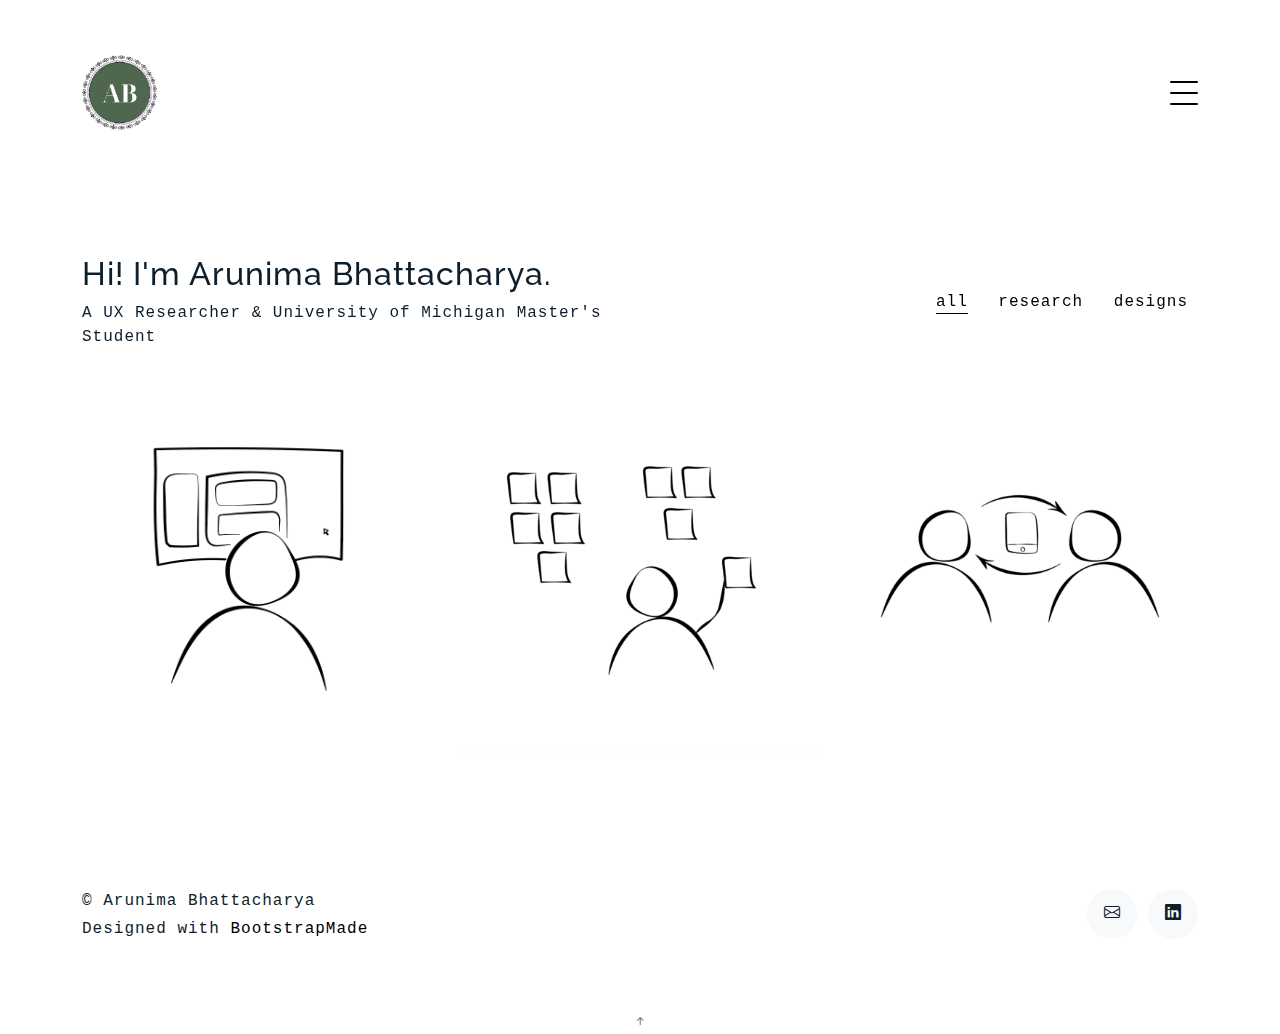
<file: index.html>
<!DOCTYPE html>
<html lang="en">

<head>
  <meta charset="utf-8">
  <meta content="width=device-width, initial-scale=1.0" name="viewport">

  <title>Arunima Bhattacharya</title>
  <meta content="" name="description">
  <meta content="" name="keywords">

  <!-- Favicons -->
  <link href="assets/img/portfolio_logo.png" rel="icon">
  <link href="assets/img/portfolio_logo.png" rel="apple-touch-icon">

  <!-- Google Fonts -->
  <link href="https://fonts.googleapis.com/css?family=https://fonts.googleapis.com/css?family=Inconsolata:400,500,600,700|Raleway:400,400i,500,500i,600,600i,700,700i" rel="stylesheet">
  <link href="https://fonts.cdnfonts.com/css/rasputin" rel="stylesheet">
  
  <!-- Vendor CSS Files -->
  <link href="assets/vendor/aos/aos.css" rel="stylesheet">
  <link href="assets/vendor/bootstrap/css/bootstrap.min.css" rel="stylesheet">
  <link href="assets/vendor/bootstrap-icons/bootstrap-icons.css" rel="stylesheet">
  <link href="assets/vendor/swiper/swiper-bundle.min.css" rel="stylesheet">

  <!-- Template Main CSS File -->
  <link href="assets/css/style.css" rel="stylesheet">

  <!-- =======================================================
  * Template Name: MyPortfolio - v4.7.0
  * Template URL: https://bootstrapmade.com/myportfolio-bootstrap-portfolio-website-template/
  * Author: BootstrapMade.com
  * License: https://bootstrapmade.com/license/
  ======================================================== -->
</head>

<body>

  <!-- ======= Navbar ======= -->
  <div class="collapse navbar-collapse custom-navmenu" id="main-navbar">
    <div class="container py-2 py-md-5">
      <div class="row align-items-start">
        <div class="col-md-2">
          <ul class="custom-menu">
            <li class="active"><a href="index.html">Home</a></li>
            <li><a href="about.html">About Me</a></li>
            <li><a href="works.html">Works</a></li>
            <li><a href="contact.html">Contact</a></li>
          </ul>
        </div>
        <div class="col-md-6 d-none d-md-block  mr-auto">
        </div>
        <div class="col-md-4 d-none d-md-block">
          <h3>Hire Me</h3>
          <p>I'm acitvely looking for opportunities to explore my passion and apply my skills as a UX researcher! Please reach out to me at <br> <a href="mailto:arunimab@umich.edu">arunimab@umich.edu</a></p>
        </div>
      </div>

    </div>
  </div>

  <nav class="navbar navbar-light custom-navbar">
    <div class="container">
      <a class="navbar-brand" href="index.html"><img src="assets/img/portfolio_logo.png" alt="Portfolio logo with initials AB" width="75"></a>
      <a href="#" class="burger" data-bs-toggle="collapse" data-bs-target="#main-navbar">
        <span></span>
      </a>
    </div>
  </nav>

  <main id="main">

    <!-- ======= Works Section ======= -->
    <section class="section site-portfolio">
      <div class="container">
        <div class="row mb-5 align-items-center">
          <div class="col-md-12 col-lg-6 mb-4 mb-lg-0" data-aos="fade-up">
            <h2>Hi! I'm Arunima Bhattacharya.</h2>
            <p class="mb-0"> A UX Researcher &amp; University of Michigan Master's Student</p>
          </div>
          <div class="col-md-12 col-lg-6 text-start text-lg-end" data-aos="fade-up" data-aos-delay="100">
            <div id="filters" class="filters">
              <a href="#" data-filter="*" class="active">all</a>
              <a href="#" data-filter=".research">research</a>
              <a href="#" data-filter=".designs">designs</a>
            </div>
          </div>
        </div>
        <div id="portfolio-grid" class="row no-gutter" data-aos="fade-up" data-aos-delay="200">
          <div class="item research col-sm-6 col-md-4 col-lg-4 mb-4">
            <a href="healthcare-portal.html" class="item-wrap fancybox">
              <div class="work-info">
                <h3>Healthcare Portal Usability</h3>
                <span>Research</span>
              </div>
              <img class="img-fluid" src="assets/img/pf_img5.png">
            </a>
          </div>
          <div class="item research col-sm-6 col-md-4 col-lg-4 mb-4">
            <a href="contextual-inquiry.html" class="item-wrap fancybox">
              <div class="work-info">
                <h3>Recruitment Process Analysis</h3>
                <span>Research</span>
              </div>
              <img class="img-fluid" src="assets/img/pf_img2.png">
            </a>
          </div>
          <div class="item designs col-sm-6 col-md-4 col-lg-4 mb-4">
            <a href="mmmatch.html" class="item-wrap fancybox">
              <div class="work-info">
                <h3>MMMatch</h3>
                <span>Designs</span>
              </div>
              <img class="img-fluid" src="assets/img/pf_img1.png">
            </a>
          </div>
        </div>
      </div>
    </section><!-- End  Works Section -->

  </main><!-- End #main -->

  <!-- ======= Footer ======= -->
  <footer class="footer" role="contentinfo">
    <div class="container">
      <div class="row">
        <div class="col-sm-6">
          <p class="mb-1">&copy; Arunima Bhattacharya</p>
          <div class="credits">
            <!--
            All the links in the footer should remain intact.
            You can delete the links only if you purchased the pro version.
            Licensing information: https://bootstrapmade.com/license/
            Purchase the pro version with working PHP/AJAX contact form: https://bootstrapmade.com/buy/?theme=MyPortfolio
          -->
            Designed with <a href="https://bootstrapmade.com/">BootstrapMade</a>
          </div>
        </div>
        <div class="col-sm-6 social text-md-end">
          <a href="mailto: arunimab@umich.edu"><span class="bi bi-envelope"></span></a>
          <a href="https://www.linkedin.com/in/arunima-bhattacharya21/"><span class="bi bi-linkedin"></span></a>
        </div>
      </div>
    </div>
  </footer>

  <a href="#" class="back-to-top d-flex align-items-center justify-content-center"><i class="bi bi-arrow-up-short"></i></a>

  <!-- Vendor JS Files -->
  <script src="assets/vendor/aos/aos.js"></script>
  <script src="assets/vendor/bootstrap/js/bootstrap.bundle.min.js"></script>
  <script src="assets/vendor/isotope-layout/isotope.pkgd.min.js"></script>
  <script src="assets/vendor/swiper/swiper-bundle.min.js"></script>
  <script src="assets/vendor/php-email-form/validate.js"></script>

  <!-- Template Main JS File -->
  <script src="assets/js/main.js"></script>

</body>

</html>
</file>
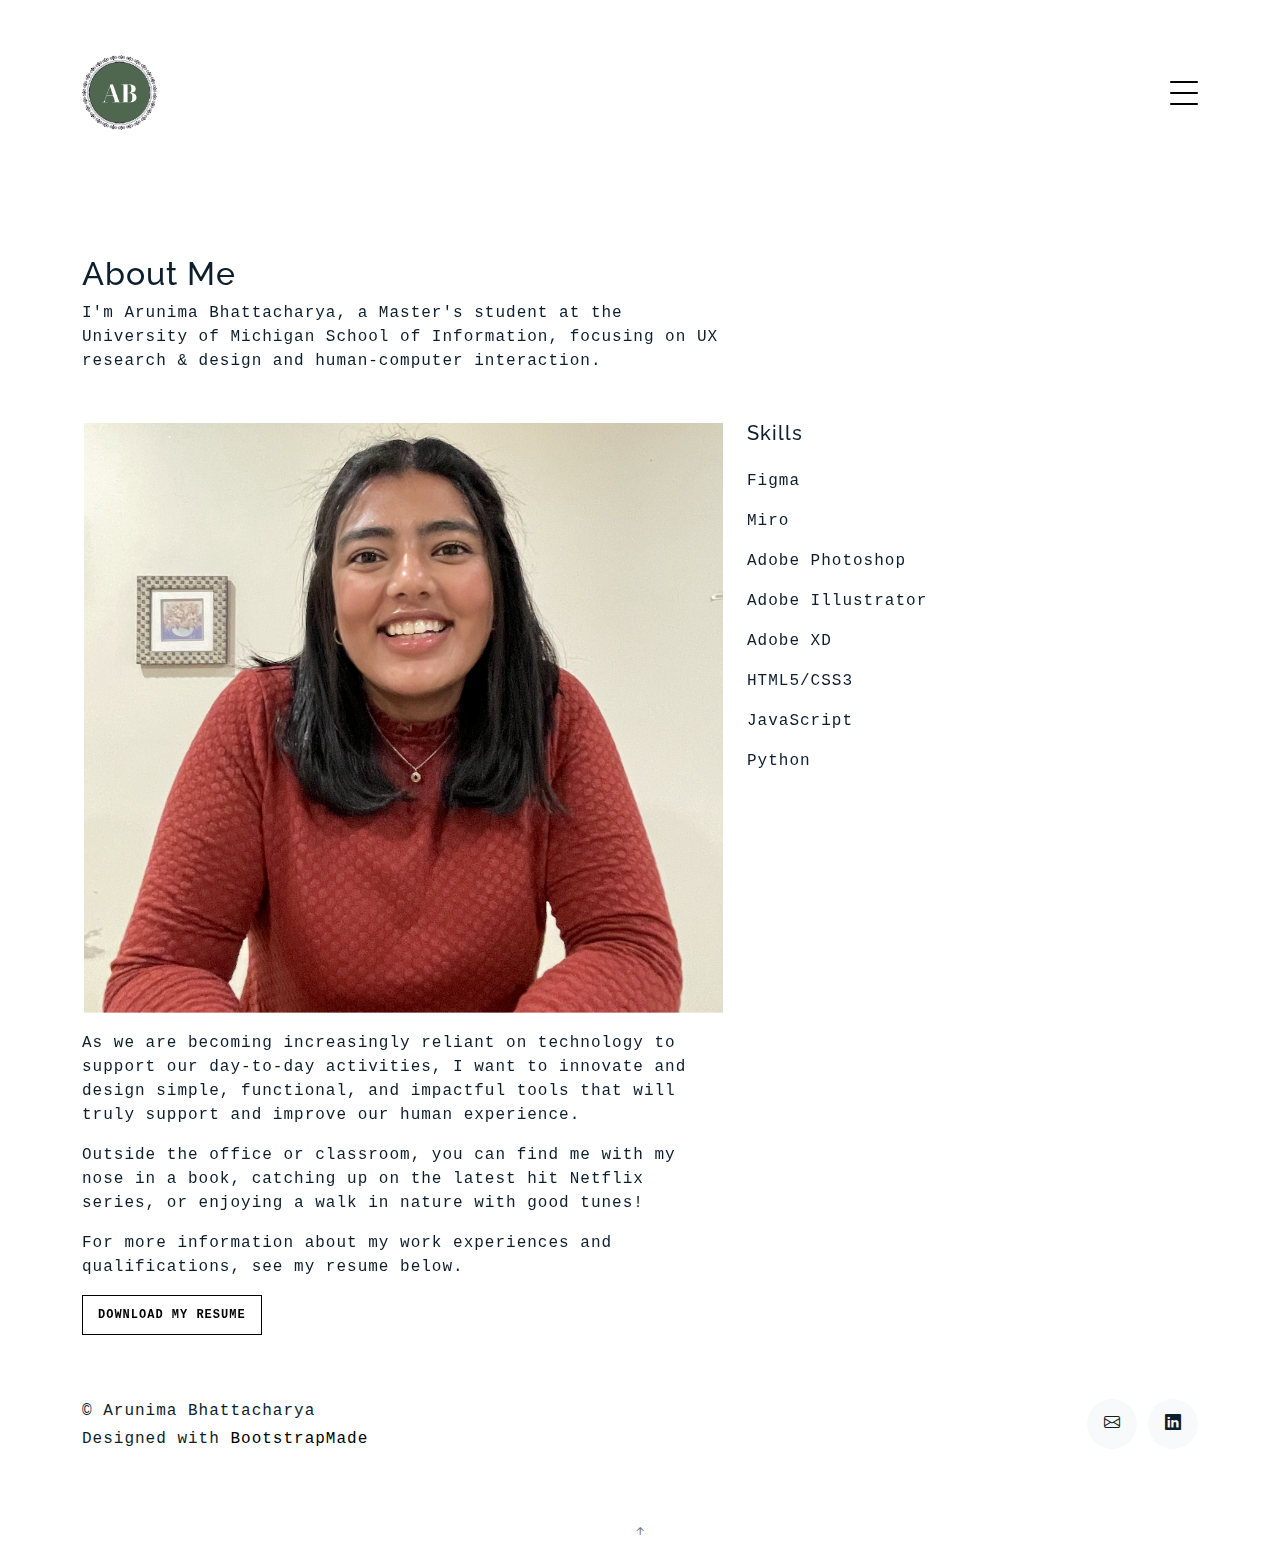
<file: about.html>
<!DOCTYPE html>
<html lang="en">

<head>
  <meta charset="utf-8">
  <meta content="width=device-width, initial-scale=1.0" name="viewport">

  <title>Arunima Bhattacharya - About</title>
  <meta content="" name="description">
  <meta content="" name="keywords">

  <!-- Favicons -->
  <link href="assets/img/portfolio_logo.png" rel="icon">
  <link href="assets/img/portfolio_logo.png" rel="apple-touch-icon">

  <!-- Google Fonts -->
  <link href="https://fonts.googleapis.com/css?family=https://fonts.googleapis.com/css?family=Inconsolata:400,500,600,700|Raleway:400,400i,500,500i,600,600i,700,700i" rel="stylesheet">
  <link href="https://fonts.cdnfonts.com/css/rasputin" rel="stylesheet">
  
  <!-- Vendor CSS Files -->
  <link href="assets/vendor/aos/aos.css" rel="stylesheet">
  <link href="assets/vendor/bootstrap/css/bootstrap.min.css" rel="stylesheet">
  <link href="assets/vendor/bootstrap-icons/bootstrap-icons.css" rel="stylesheet">
  <link href="assets/vendor/swiper/swiper-bundle.min.css" rel="stylesheet">

  <!-- Template Main CSS File -->
  <link href="assets/css/style.css" rel="stylesheet">

  <!-- =======================================================
  * Template Name: MyPortfolio - v4.7.0
  * Template URL: https://bootstrapmade.com/myportfolio-bootstrap-portfolio-website-template/
  * Author: BootstrapMade.com
  * License: https://bootstrapmade.com/license/
  ======================================================== -->
</head>

<body>

  <!-- ======= Navbar ======= -->
  <div class="collapse navbar-collapse custom-navmenu" id="main-navbar">
    <div class="container py-2 py-md-5">
      <div class="row align-items-start">
        <div class="col-md-2">
          <ul class="custom-menu">
            <li><a href="index.html">Home</a></li>
            <li class="active"><a href="about.html">About Me</a></li>
            <li><a href="works.html">Works</a></li>
            <li><a href="contact.html">Contact</a></li>
          </ul>
        </div>
        <div class="col-md-6 d-none d-md-block  mr-auto">
        </div>
        <div class="col-md-4 d-none d-md-block">
          <h3>Hire Me</h3>
          <p>I'm acitvely looking for opportunities to explore my passion and apply my skills as a UX researcher! Please reach out to me at <br> <a href="mailto:arunimab@umich.edu">arunimab@umich.edu</a></p>
        </div>
      </div>

    </div>
  </div>


  <nav class="navbar navbar-light custom-navbar">
    <div class="container">
      <a class="navbar-brand" href="index.html"><img src="assets/img/portfolio_logo.png" alt="Portfolio logo with initials AB" width="75"></a>
      <a href="#" class="burger" data-bs-toggle="collapse" data-bs-target="#main-navbar">
        <span></span>
      </a>
    </div>
  </nav>

  <main id="main">

    <section class="section pb-5">
      <div class="container">
        <div class="row mb-5 align-items-end">
          <div data-aos="fade-up">

            <h2>About Me</h2>
            <p class="col-md-7 mb-0">I'm Arunima Bhattacharya, a Master's student at the University of Michigan School of Information, focusing on UX research & design and human-computer interaction.</p>
          </div>

        </div>

        <div class="row">
          <div class="col-md-4 ml-auto order-2" data-aos="fade-up">
            <h3 class="h3 mb-4">Skills</h3>
            <ul class="list-unstyled">
              <li class="mb-3">
                <div class="d-flex mb-1">
                  Figma
                </div>
              </li>
              <li class="mb-3">
                <div class="d-flex mb-1">
                  Miro
                </div>
              </li>
              <li class="mb-3">
                <div class="d-flex mb-1">
                  Adobe Photoshop
                </div>
              </li>
              <li class="mb-3">
                <div class="d-flex mb-1">
                  Adobe Illustrator
                </div>
              </li>
              <li class="mb-3">
                <div class="d-flex mb-1">
                  Adobe XD
                </div>
              </li>
              <li class="mb-3">
                <div class="d-flex mb-1">
                  HTML5/CSS3
                </div>
              </li>
              <li class="mb-3">
                <div class="d-flex mb-1">
                  JavaScript
                </div>
              </li>
              <li class="mb-3">
                <div class="d-flex mb-1">
                  Python
                </div>
              </li>
            </ul>
          </div>

          <div class="col-md-7 mb-5 mb-md-0" data-aos="fade-up">
            <p><img src="assets/img/about_me_img.png" alt="Image" class="img-fluid"></p>
            <p>As we are becoming increasingly reliant on technology to support our day-to-day activities, I want to innovate and design 
              simple, functional, and impactful tools that will truly support and improve our human experience.</p>
            <p>Outside the office or classroom, you can find me with my nose in a book, catching up on the latest hit Netflix series, 
              or enjoying a walk in nature with good tunes!</p>
            <p>For more information about my work experiences and qualifications, see my resume below.</p>
            <p><a href="assets/pdf/abresume.pdf" class="readmore" download>Download my Resume</a></p>
          </div>

        </div>

      </div>

    </section>

  </main><!-- End #main -->

  <!-- ======= Footer ======= -->
  <footer class="footer" role="contentinfo">
    <div class="container">
      <div class="row">
        <div class="col-sm-6">
          <p class="mb-1">&copy; Arunima Bhattacharya</p>
          <div class="credits">
            <!--
            All the links in the footer should remain intact.
            You can delete the links only if you purchased the pro version.
            Licensing information: https://bootstrapmade.com/license/
            Purchase the pro version with working PHP/AJAX contact form: https://bootstrapmade.com/buy/?theme=MyPortfolio
          -->
            Designed with <a href="https://bootstrapmade.com/">BootstrapMade</a>
          </div>
        </div>
        <div class="col-sm-6 social text-md-end">
          <a href="mailto: arunimab@umich.edu"><span class="bi bi-envelope"></span></a>
          <a href="https://www.linkedin.com/in/arunima-bhattacharya21/"><span class="bi bi-linkedin"></span></a>
        </div>
      </div>
    </div>
  </footer>

  <a href="#" class="back-to-top d-flex align-items-center justify-content-center"><i class="bi bi-arrow-up-short"></i></a>

  <!-- Vendor JS Files -->
  <script src="assets/vendor/aos/aos.js"></script>
  <script src="assets/vendor/bootstrap/js/bootstrap.bundle.min.js"></script>
  <script src="assets/vendor/isotope-layout/isotope.pkgd.min.js"></script>
  <script src="assets/vendor/swiper/swiper-bundle.min.js"></script>
  <script src="assets/vendor/php-email-form/validate.js"></script>

  <!-- Template Main JS File -->
  <script src="assets/js/main.js"></script>

</body>

</html>
</file>
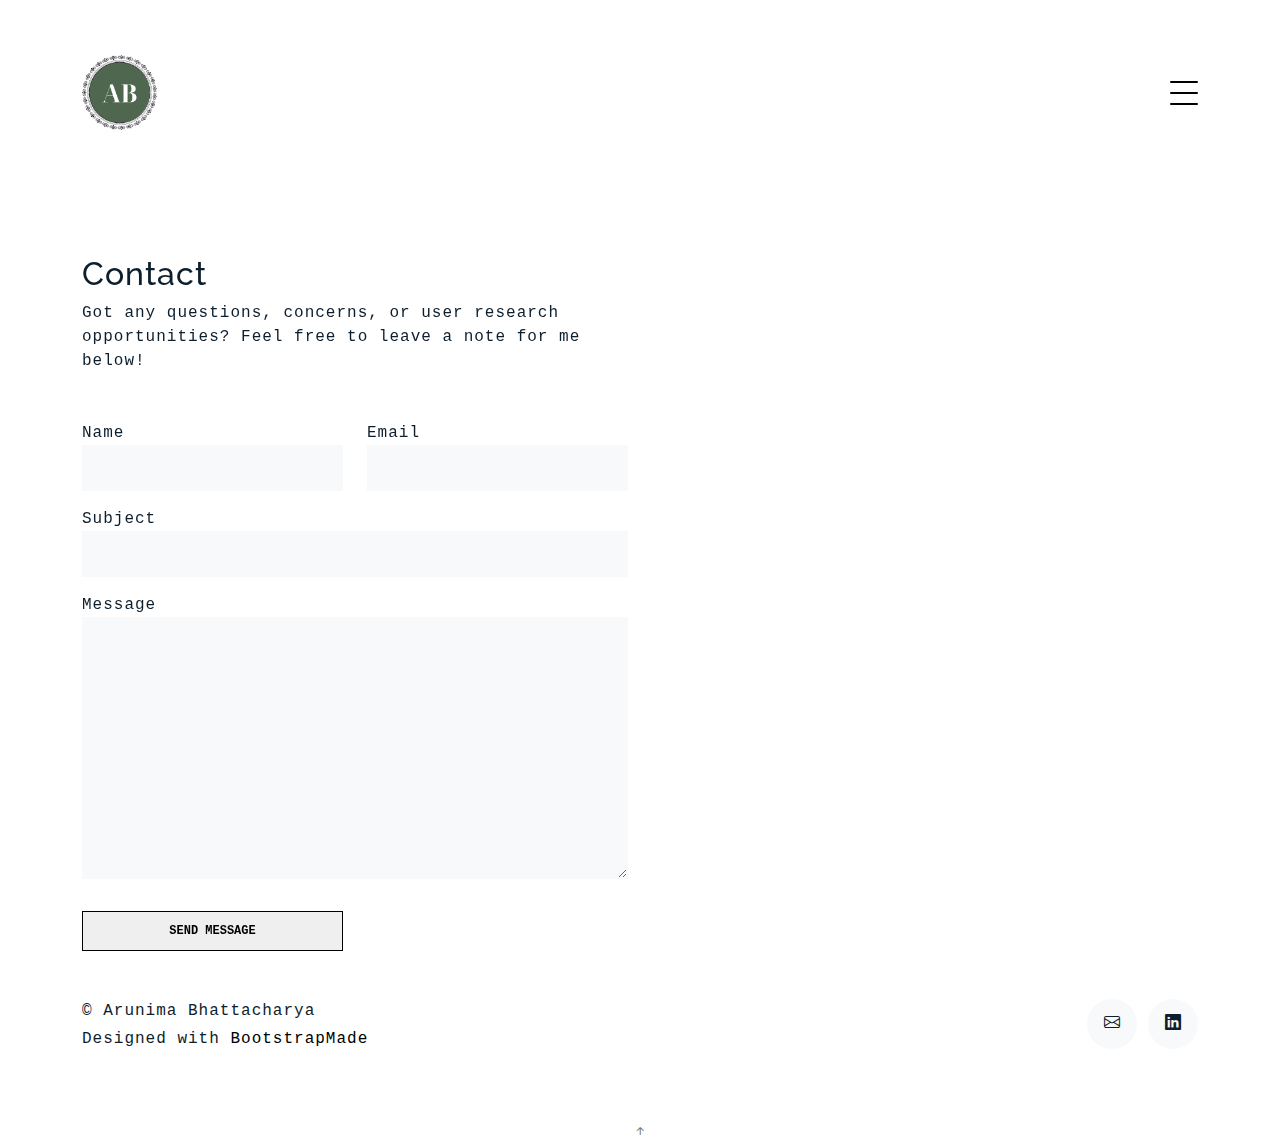
<file: contact.html>
<!DOCTYPE html>
<html lang="en">

<head>
  <meta charset="utf-8">
  <meta content="width=device-width, initial-scale=1.0" name="viewport">

  <title>MyPortfolio Bootstrap Template - Contact</title>
  <meta content="" name="description">
  <meta content="" name="keywords">

  <!-- Favicons -->
  <link href="assets/img/portfolio_logo.png" rel="icon">
  <link href="assets/img/portfolio_logo.png" rel="apple-touch-icon">

  <!-- Google Fonts -->
  <link href="https://fonts.googleapis.com/css?family=https://fonts.googleapis.com/css?family=Inconsolata:400,500,600,700|Raleway:400,400i,500,500i,600,600i,700,700i" rel="stylesheet">
  <link href="https://fonts.cdnfonts.com/css/rasputin" rel="stylesheet">
  
  <!-- Vendor CSS Files -->
  <link href="assets/vendor/aos/aos.css" rel="stylesheet">
  <link href="assets/vendor/bootstrap/css/bootstrap.min.css" rel="stylesheet">
  <link href="assets/vendor/bootstrap-icons/bootstrap-icons.css" rel="stylesheet">
  <link href="assets/vendor/swiper/swiper-bundle.min.css" rel="stylesheet">

  <!-- Template Main CSS File -->
  <link href="assets/css/style.css" rel="stylesheet">

  <!-- =======================================================
  * Template Name: MyPortfolio - v4.7.0
  * Template URL: https://bootstrapmade.com/myportfolio-bootstrap-portfolio-website-template/
  * Author: BootstrapMade.com
  * License: https://bootstrapmade.com/license/
  ======================================================== -->
</head>

<body>

  <!-- ======= Navbar ======= -->
  <div class="collapse navbar-collapse custom-navmenu" id="main-navbar">
    <div class="container py-2 py-md-5">
      <div class="row align-items-start">
        <div class="col-md-2">
          <ul class="custom-menu">
            <li><a href="index.html">Home</a></li>
            <li><a href="about.html">About Me</a></li>
            <li><a href="works.html">Works</a></li>
            <li class="active"><a href="contact.html">Contact</a></li>
          </ul>
        </div>
        <div class="col-md-6 d-none d-md-block  mr-auto">
        </div>
        <div class="col-md-4 d-none d-md-block">
          <h3>Hire Me</h3>
          <p>I'm acitvely looking for opportunities to explore my passion and apply my skills as a UX researcher! Please reach out to me at <br> <a href="mailto:arunimab@umich.edu">arunimab@umich.edu</a></p>
        </div>
      </div>

    </div>
  </div>

  <nav class="navbar navbar-light custom-navbar">
    <div class="container">
      <a class="navbar-brand" href="index.html"><img src="assets/img/portfolio_logo.png" alt="Portfolio logo with initials AB" width="75"></a>
      <a href="#" class="burger" data-bs-toggle="collapse" data-bs-target="#main-navbar">
        <span></span>
      </a>
    </div>
  </nav>

  <main id="main">

    <section class="section pb-5">
      <div class="container">

        <div class="row mb-5 align-items-end">
          <div class="col-md-6" data-aos="fade-up">
            <h2>Contact</h2>
            <p class="mb-0">Got any questions, concerns, or user research opportunities?
              Feel free to leave a note for me below!
            </p>
          </div>

        </div>

        <div class="row">
          <div class="col-md-6 mb-5 mb-md-0" data-aos="fade-up">

            <form action="forms/contact.php" method="post" role="form" class="php-email-form">

              <div class="row gy-3">
                <div class="col-md-6 form-group">
                  <label for="name">Name</label>
                  <input type="text" name="name" class="form-control" id="name" required>
                </div>
                <div class="col-md-6 form-group">
                  <label for="name">Email</label>
                  <input type="email" class="form-control" name="email" id="email" required>
                </div>
                <div class="col-md-12 form-group">
                  <label for="name">Subject</label>
                  <input type="text" class="form-control" name="subject" id="subject" required>
                </div>
                <div class="col-md-12 form-group">
                  <label for="name">Message</label>
                  <textarea class="form-control" name="message" cols="30" rows="10" required></textarea>
                </div>

                <div class="col-md-12 my-3">
                  <div class="loading">Loading</div>
                  <div class="error-message"></div>
                  <div class="sent-message">Your message has been sent. Thank you!</div>
                </div>

                <div class="col-md-6 mt-0 form-group">
                  <input type="submit" class="readmore d-block w-100" value="Send Message">
                </div>
              </div>

            </form>

          </div>

        </div>

      </div>

    </section>

  </main><!-- End #main -->

  <!-- ======= Footer ======= -->
  <footer class="footer" role="contentinfo">
    <div class="container">
      <div class="row">
        <div class="col-sm-6">
          <p class="mb-1">&copy; Arunima Bhattacharya</p>
          <div class="credits">
            <!--
            All the links in the footer should remain intact.
            You can delete the links only if you purchased the pro version.
            Licensing information: https://bootstrapmade.com/license/
            Purchase the pro version with working PHP/AJAX contact form: https://bootstrapmade.com/buy/?theme=MyPortfolio
          -->
            Designed with <a href="https://bootstrapmade.com/">BootstrapMade</a>
          </div>
        </div>
        <div class="col-sm-6 social text-md-end">
          <a href="mailto: arunimab@umich.edu"><span class="bi bi-envelope"></span></a>
          <a href="https://www.linkedin.com/in/arunima-bhattacharya21/"><span class="bi bi-linkedin"></span></a>
        </div>
      </div>
    </div>
  </footer>

  <a href="#" class="back-to-top d-flex align-items-center justify-content-center"><i class="bi bi-arrow-up-short"></i></a>

  <!-- Vendor JS Files -->
  <script src="assets/vendor/aos/aos.js"></script>
  <script src="assets/vendor/bootstrap/js/bootstrap.bundle.min.js"></script>
  <script src="assets/vendor/isotope-layout/isotope.pkgd.min.js"></script>
  <script src="assets/vendor/swiper/swiper-bundle.min.js"></script>
  <script src="assets/vendor/php-email-form/validate.js"></script>

  <!-- Template Main JS File -->
  <script src="assets/js/main.js"></script>

</body>

</html>
</file>
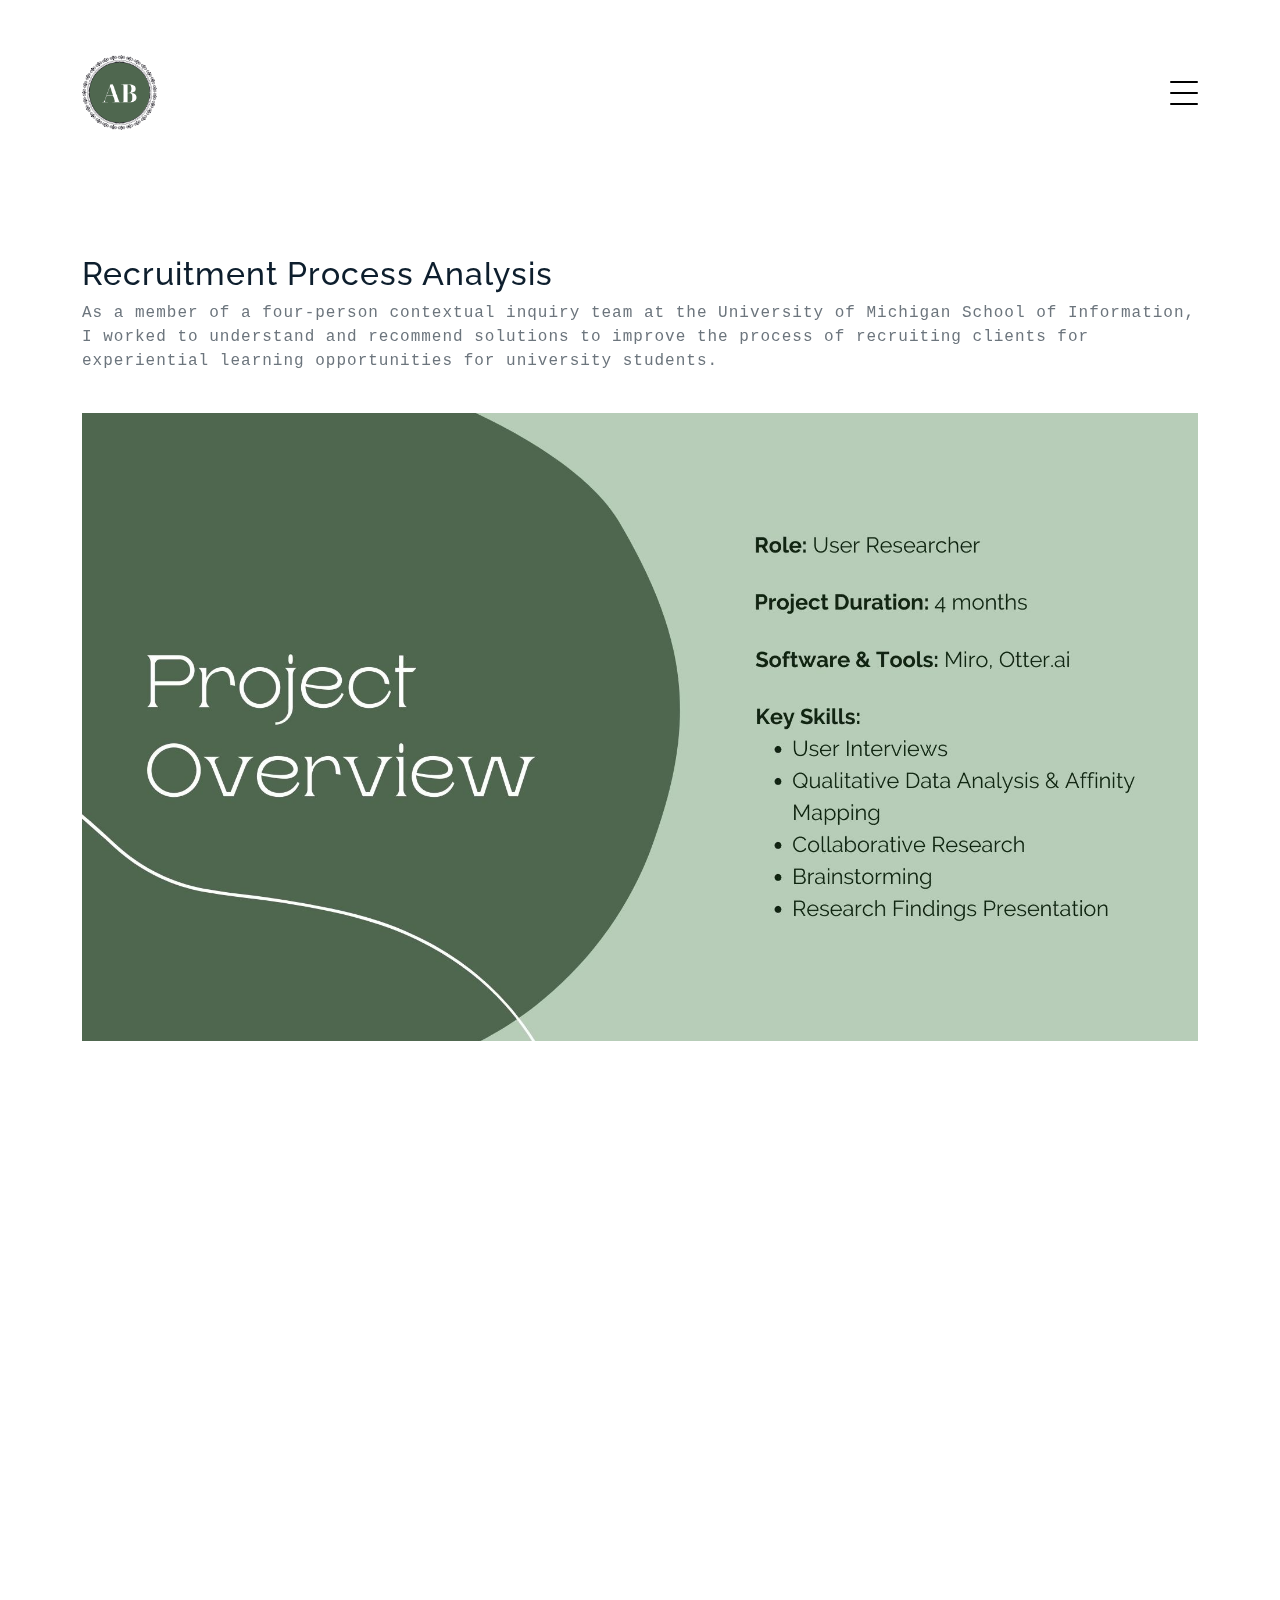
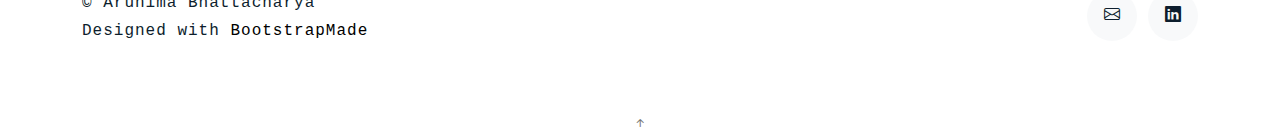
<file: contextual-inquiry.html>
<!DOCTYPE html>
<html lang="en">

<head>
  <meta charset="utf-8">
  <meta content="width=device-width, initial-scale=1.0" name="viewport">

  <title>Recruitment Process Analysis</title>
  <meta content="" name="description">
  <meta content="" name="keywords">

  <!-- Favicons -->
  <link href="assets/img/portfolio_logo.png" rel="icon">
  <link href="assets/img/portfolio_logo.png" rel="apple-touch-icon">

  <!-- Google Fonts -->
  <link href="https://fonts.googleapis.com/css?family=https://fonts.googleapis.com/css?family=Inconsolata:400,500,600,700|Raleway:400,400i,500,500i,600,600i,700,700i" rel="stylesheet">
  <link href="https://fonts.cdnfonts.com/css/rasputin" rel="stylesheet">

  <!-- Vendor CSS Files -->
  <link href="assets/vendor/aos/aos.css" rel="stylesheet">
  <link href="assets/vendor/bootstrap/css/bootstrap.min.css" rel="stylesheet">
  <link href="assets/vendor/bootstrap-icons/bootstrap-icons.css" rel="stylesheet">
  <link href="assets/vendor/swiper/swiper-bundle.min.css" rel="stylesheet">

  <!-- Template Main CSS File -->
  <link href="assets/css/style.css" rel="stylesheet">

  <!-- =======================================================
  * Template Name: MyPortfolio - v4.7.0
  * Template URL: https://bootstrapmade.com/myportfolio-bootstrap-portfolio-website-template/
  * Author: BootstrapMade.com
  * License: https://bootstrapmade.com/license/
  ======================================================== -->
</head>

<body>

  <!-- ======= Navbar ======= -->
  <div class="collapse navbar-collapse custom-navmenu" id="main-navbar">
    <div class="container py-2 py-md-5">
      <div class="row align-items-start">
        <div class="col-md-2">
          <ul class="custom-menu">
            <li><a href="index.html">Home</a></li>
            <li><a href="about.html">About Me</a></li>
            <li  class="active"><a href="works.html">Works</a></li>
            <li><a href="contact.html">Contact</a></li>
          </ul>
        </div>
        <div class="col-md-6 d-none d-md-block  mr-auto">
        </div>
        <div class="col-md-4 d-none d-md-block">
          <h3>Hire Me</h3>
          <p>I'm acitvely looking for opportunities to explore my passion and apply my skills as a UX researcher! Please reach out to me at <br> <a href="mailto:arunimab@umich.edu">arunimab@umich.edu</a></p>
        </div>
      </div>

    </div>
  </div>

  <nav class="navbar navbar-light custom-navbar">
    <div class="container">
      <a class="navbar-brand" href="index.html"><img src="assets/img/portfolio_logo.png" alt="Portfolio logo with initials AB" width="75"></a>
      <a href="#" class="burger" data-bs-toggle="collapse" data-bs-target="#main-navbar">
        <span></span>
      </a>
    </div>
  </nav>

  <main id="main">

    <section class="section">
      <div class="container">
        <div class="row mb-4 align-items-center">
          <div data-aos="fade-up">
            <h2>Recruitment Process Analysis</h2>
            <p class="text-muted">As a member of a four-person contextual inquiry team at the University of Michigan School of Information, I worked to understand and recommend solutions to improve the process of recruiting clients for experiential learning opportunities for university students.</p>
          </div>
        </div>
      </div>

      <div class="site-section pb-0">
        <div class="container">
          <div class="row align-items-stretch">
            <!-- <div class="pb-4" data-aos="fade-up">
              <img src="assets/img/622/0.jpeg" alt="Healthcare Portal Usability: Researching the Children's Center Client Portal" class="img-fluid">
            </div> -->
            <div class="pb-4" data-aos="fade-up">
              <img src="assets/img/501/1.jpg" alt="Recruitment Process Analysis: Understanding and Imprvoing the Process for Recruiting Clients for Experiential Learning Opportunities" class="img-fluid">
            </div>
            <div class="pb-4" data-aos="fade-up">
              <img src="assets/img/501/2.jpg" alt="Recruitment Process Analysis: Understanding and Imprvoing the Process for Recruiting Clients for Experiential Learning Opportunities" class="img-fluid">
            </div>
            <div class="pb-4" data-aos="fade-up">
              <img src="assets/img/501/3.jpg" alt="Recruitment Process Analysis: Understanding and Imprvoing the Process for Recruiting Clients for Experiential Learning Opportunities" class="img-fluid">
            </div>
            <div class="pb-4" data-aos="fade-up">
              <img src="assets/img/501/4.jpg" alt="Recruitment Process Analysis: Understanding and Imprvoing the Process for Recruiting Clients for Experiential Learning Opportunities" class="img-fluid">
            </div>
            <div class="pb-4" data-aos="fade-up">
              <img src="assets/img/501/5.jpeg" alt="Recruitment Process Analysis: Understanding and Imprvoing the Process for Recruiting Clients for Experiential Learning Opportunities" class="img-fluid">
            </div>
            <div class="pb-4" data-aos="fade-up">
              <img src="assets/img/501/6.jpg" alt="Recruitment Process Analysis: Understanding and Imprvoing the Process for Recruiting Clients for Experiential Learning Opportunities" class="img-fluid">
            </div>
            <div class="pb-4" data-aos="fade-up">
              <img src="assets/img/501/7.jpg" alt="Recruitment Process Analysis: Understanding and Imprvoing the Process for Recruiting Clients for Experiential Learning Opportunities" class="img-fluid">
            </div>
            <div class="pb-4" data-aos="fade-up">
              <img src="assets/img/501/8.jpg" alt="Recruitment Process Analysis: Understanding and Imprvoing the Process for Recruiting Clients for Experiential Learning Opportunities" class="img-fluid">
            </div>
            <div class="pb-4" data-aos="fade-up">
              <img src="assets/img/501/9.jpg" alt="Recruitment Process Analysis: Understanding and Imprvoing the Process for Recruiting Clients for Experiential Learning Opportunities" class="img-fluid">
            </div>
          </div>
        </div>
    </section>

  </main><!-- End #main -->

  <!-- ======= Footer ======= -->
  <footer class="footer" role="contentinfo">
    <div class="container">
      <div class="row">
        <div class="col-sm-6">
          <p class="mb-1">&copy; Arunima Bhattacharya</p>
          <div class="credits">
            <!--
            All the links in the footer should remain intact.
            You can delete the links only if you purchased the pro version.
            Licensing information: https://bootstrapmade.com/license/
            Purchase the pro version with working PHP/AJAX contact form: https://bootstrapmade.com/buy/?theme=MyPortfolio
          -->
            Designed with <a href="https://bootstrapmade.com/">BootstrapMade</a>
          </div>
        </div>
        <div class="col-sm-6 social text-md-end">
          <a href="mailto: arunimab@umich.edu"><span class="bi bi-envelope"></span></a>
          <a href="https://www.linkedin.com/in/arunima-bhattacharya21/"><span class="bi bi-linkedin"></span></a>
        </div>
      </div>
    </div>
  </footer>

  <a href="#" class="back-to-top d-flex align-items-center justify-content-center"><i class="bi bi-arrow-up-short"></i></a>

  <!-- Vendor JS Files -->
  <script src="assets/vendor/aos/aos.js"></script>
  <script src="assets/vendor/bootstrap/js/bootstrap.bundle.min.js"></script>
  <script src="assets/vendor/isotope-layout/isotope.pkgd.min.js"></script>
  <script src="assets/vendor/swiper/swiper-bundle.min.js"></script>
  <script src="assets/vendor/php-email-form/validate.js"></script>

  <!-- Template Main JS File -->
  <script src="assets/js/main.js"></script>

</body>

</html>
</file>
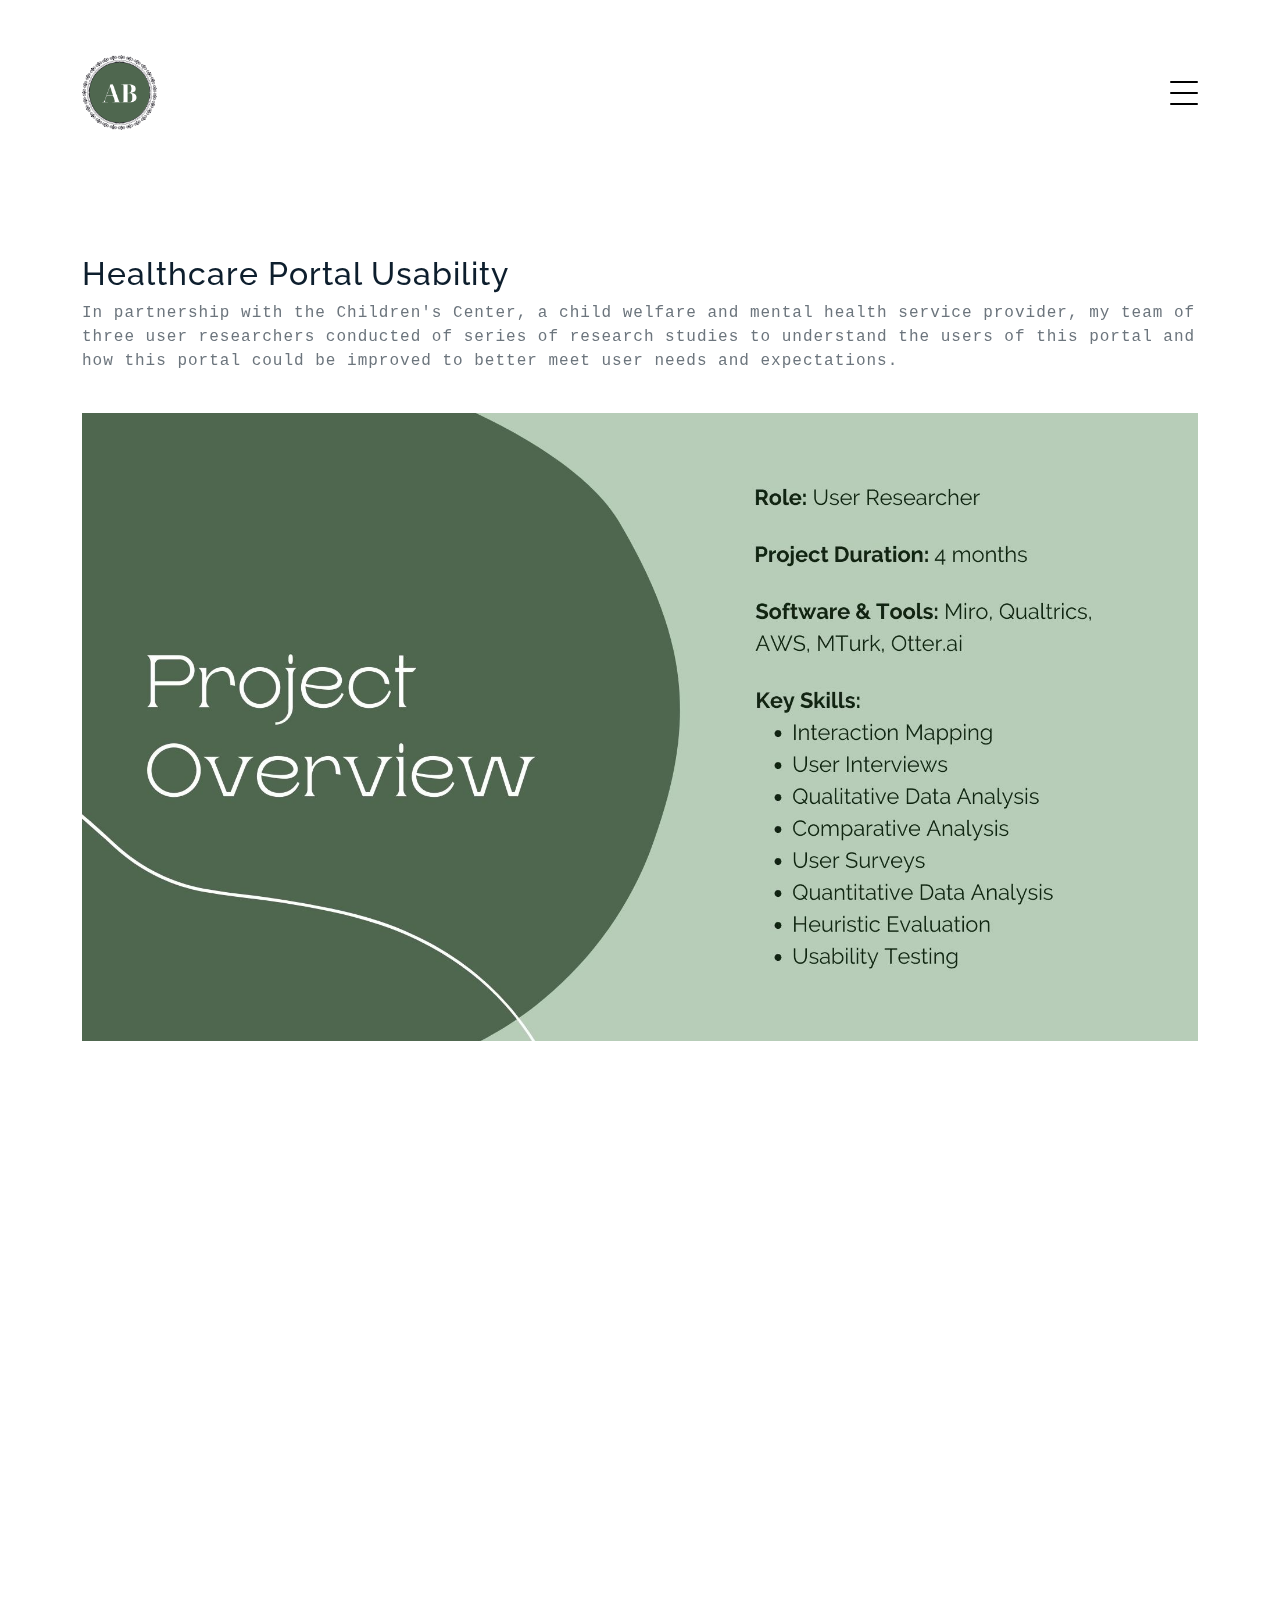
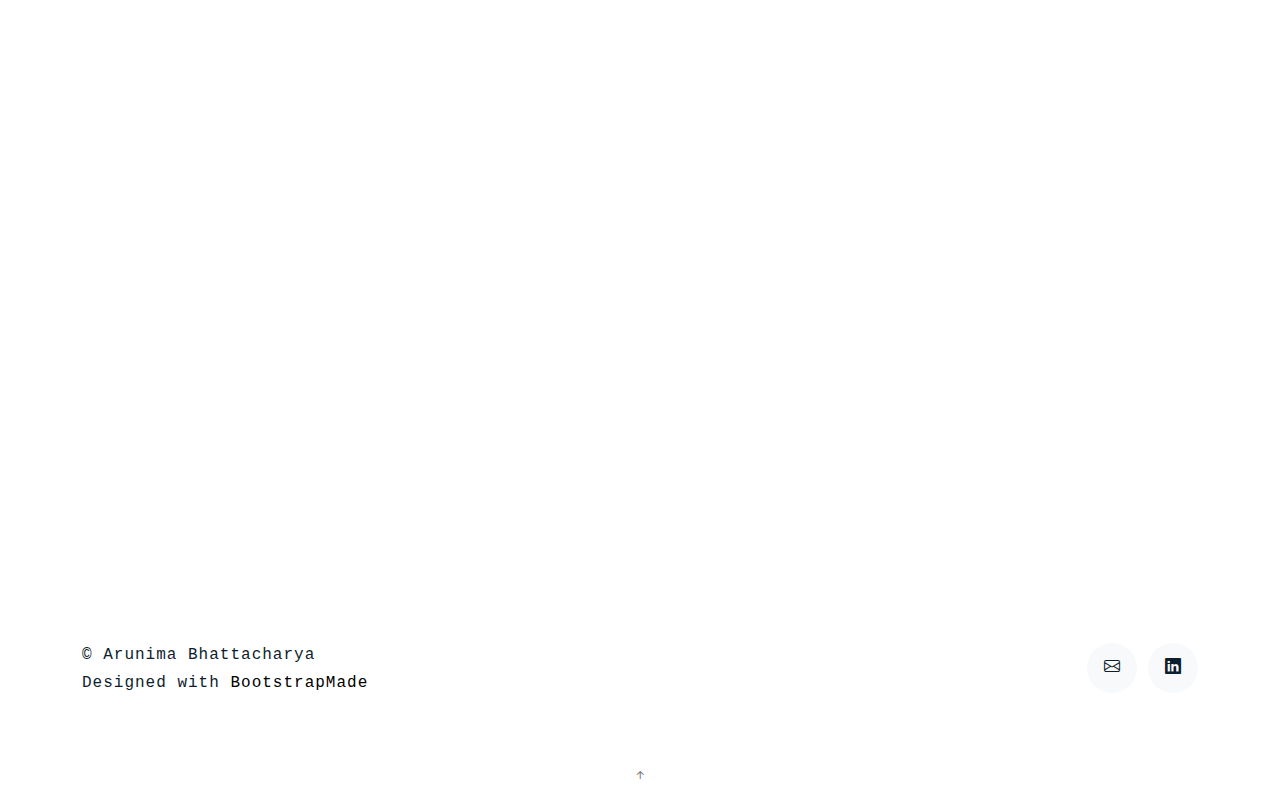
<file: healthcare-portal.html>
<!DOCTYPE html>
<html lang="en">

<head>
  <meta charset="utf-8">
  <meta content="width=device-width, initial-scale=1.0" name="viewport">

  <title>Healthcare Portal Usability</title>
  <meta content="" name="description">
  <meta content="" name="keywords">

  <!-- Favicons -->
  <link href="assets/img/portfolio_logo.png" rel="icon">
  <link href="assets/img/portfolio_logo.png" rel="apple-touch-icon">

  <!-- Google Fonts -->
  <link href="https://fonts.googleapis.com/css?family=https://fonts.googleapis.com/css?family=Inconsolata:400,500,600,700|Raleway:400,400i,500,500i,600,600i,700,700i" rel="stylesheet">
  <link href="https://fonts.cdnfonts.com/css/rasputin" rel="stylesheet">

  <!-- Vendor CSS Files -->
  <link href="assets/vendor/aos/aos.css" rel="stylesheet">
  <link href="assets/vendor/bootstrap/css/bootstrap.min.css" rel="stylesheet">
  <link href="assets/vendor/bootstrap-icons/bootstrap-icons.css" rel="stylesheet">
  <link href="assets/vendor/swiper/swiper-bundle.min.css" rel="stylesheet">

  <!-- Template Main CSS File -->
  <link href="assets/css/style.css" rel="stylesheet">

  <!-- =======================================================
  * Template Name: MyPortfolio - v4.7.0
  * Template URL: https://bootstrapmade.com/myportfolio-bootstrap-portfolio-website-template/
  * Author: BootstrapMade.com
  * License: https://bootstrapmade.com/license/
  ======================================================== -->
</head>

<body>

  <!-- ======= Navbar ======= -->
  <div class="collapse navbar-collapse custom-navmenu" id="main-navbar">
    <div class="container py-2 py-md-5">
      <div class="row align-items-start">
        <div class="col-md-2">
          <ul class="custom-menu">
            <li><a href="index.html">Home</a></li>
            <li><a href="about.html">About Me</a></li>
            <li  class="active"><a href="works.html">Works</a></li>
            <li><a href="contact.html">Contact</a></li>
          </ul>
        </div>
        <div class="col-md-6 d-none d-md-block  mr-auto">
        </div>
        <div class="col-md-4 d-none d-md-block">
          <h3>Hire Me</h3>
          <p>I'm acitvely looking for opportunities to explore my passion and apply my skills as a UX researcher! Please reach out to me at <br> <a href="mailto:arunimab@umich.edu">arunimab@umich.edu</a></p>
        </div>
      </div>

    </div>
  </div>

  <nav class="navbar navbar-light custom-navbar">
    <div class="container">
      <a class="navbar-brand" href="index.html"><img src="assets/img/portfolio_logo.png" alt="Portfolio logo with initials AB" width="75"></a>
      <a href="#" class="burger" data-bs-toggle="collapse" data-bs-target="#main-navbar">
        <span></span>
      </a>
    </div>
  </nav>

  <main id="main">

    <section class="section">
      <div class="container">
        <div class="row mb-4 align-items-center">
          <div data-aos="fade-up">
            <h2>Healthcare Portal Usability</h2>
            <p class="text-muted">In partnership with the Children's Center, a child welfare and mental health service provider, my team of three user researchers conducted of series of research studies to understand the users of this portal and how this portal could be improved to better meet user needs and expectations.</p>
          </div>
        </div>
      </div>

      <div class="site-section pb-0">
        <div class="container">
          <div class="row align-items-stretch">
            <!-- <div class="pb-4" data-aos="fade-up">
              <img src="assets/img/622/0.jpeg" alt="Healthcare Portal Usability: Researching the Children's Center Client Portal" class="img-fluid">
            </div> -->
            <div class="pb-4" data-aos="fade-up">
              <img src="assets/img/622/1.jpeg" alt="Healthcare Portal Usability: Researching the Children's Center Client Portal" class="img-fluid">
            </div>
            <div class="pb-4" data-aos="fade-up">
              <img src="assets/img/622/2.jpg" alt="Healthcare Portal Usability: Researching the Children's Center Client Portal" class="img-fluid">
            </div>
            <div class="pb-4" data-aos="fade-up">
              <img src="assets/img/622/3.jpg" alt="Healthcare Portal Usability: Researching the Children's Center Client Portal" class="img-fluid">
            </div>
            <div class="pb-4" data-aos="fade-up">
              <img src="assets/img/622/4.jpg" alt="Healthcare Portal Usability: Researching the Children's Center Client Portal" class="img-fluid">
            </div>
            <div class="pb-4" data-aos="fade-up">
              <img src="assets/img/622/5.jpg" alt="Healthcare Portal Usability: Researching the Children's Center Client Portal" class="img-fluid">
            </div>
            <div class="pb-4" data-aos="fade-up">
              <img src="assets/img/622/6.jpg" alt="Healthcare Portal Usability: Researching the Children's Center Client Portal" class="img-fluid">
            </div>
            <div class="pb-4" data-aos="fade-up">
              <img src="assets/img/622/7.jpg" alt="Healthcare Portal Usability: Researching the Children's Center Client Portal" class="img-fluid">
            </div>
            <div class="pb-4" data-aos="fade-up">
              <img src="assets/img/622/8.jpg" alt="Healthcare Portal Usability: Researching the Children's Center Client Portal" class="img-fluid">
            </div>
            <div class="pb-4" data-aos="fade-up">
              <img src="assets/img/622/9.jpg" alt="Healthcare Portal Usability: Researching the Children's Center Client Portal" class="img-fluid">
            </div>
            <div class="pb-4" data-aos="fade-up">
              <img src="assets/img/622/10.jpg" alt="Healthcare Portal Usability: Researching the Children's Center Client Portal" class="img-fluid">
            </div>
          </div>
        </div>
    </section>

  </main><!-- End #main -->

  <!-- ======= Footer ======= -->
  <footer class="footer" role="contentinfo">
    <div class="container">
      <div class="row">
        <div class="col-sm-6">
          <p class="mb-1">&copy; Arunima Bhattacharya</p>
          <div class="credits">
            <!--
            All the links in the footer should remain intact.
            You can delete the links only if you purchased the pro version.
            Licensing information: https://bootstrapmade.com/license/
            Purchase the pro version with working PHP/AJAX contact form: https://bootstrapmade.com/buy/?theme=MyPortfolio
          -->
            Designed with <a href="https://bootstrapmade.com/">BootstrapMade</a>
          </div>
        </div>
        <div class="col-sm-6 social text-md-end">
          <a href="mailto: arunimab@umich.edu"><span class="bi bi-envelope"></span></a>
          <a href="https://www.linkedin.com/in/arunima-bhattacharya21/"><span class="bi bi-linkedin"></span></a>
        </div>
      </div>
    </div>
  </footer>

  <a href="#" class="back-to-top d-flex align-items-center justify-content-center"><i class="bi bi-arrow-up-short"></i></a>

  <!-- Vendor JS Files -->
  <script src="assets/vendor/aos/aos.js"></script>
  <script src="assets/vendor/bootstrap/js/bootstrap.bundle.min.js"></script>
  <script src="assets/vendor/isotope-layout/isotope.pkgd.min.js"></script>
  <script src="assets/vendor/swiper/swiper-bundle.min.js"></script>
  <script src="assets/vendor/php-email-form/validate.js"></script>

  <!-- Template Main JS File -->
  <script src="assets/js/main.js"></script>

</body>

</html>
</file>
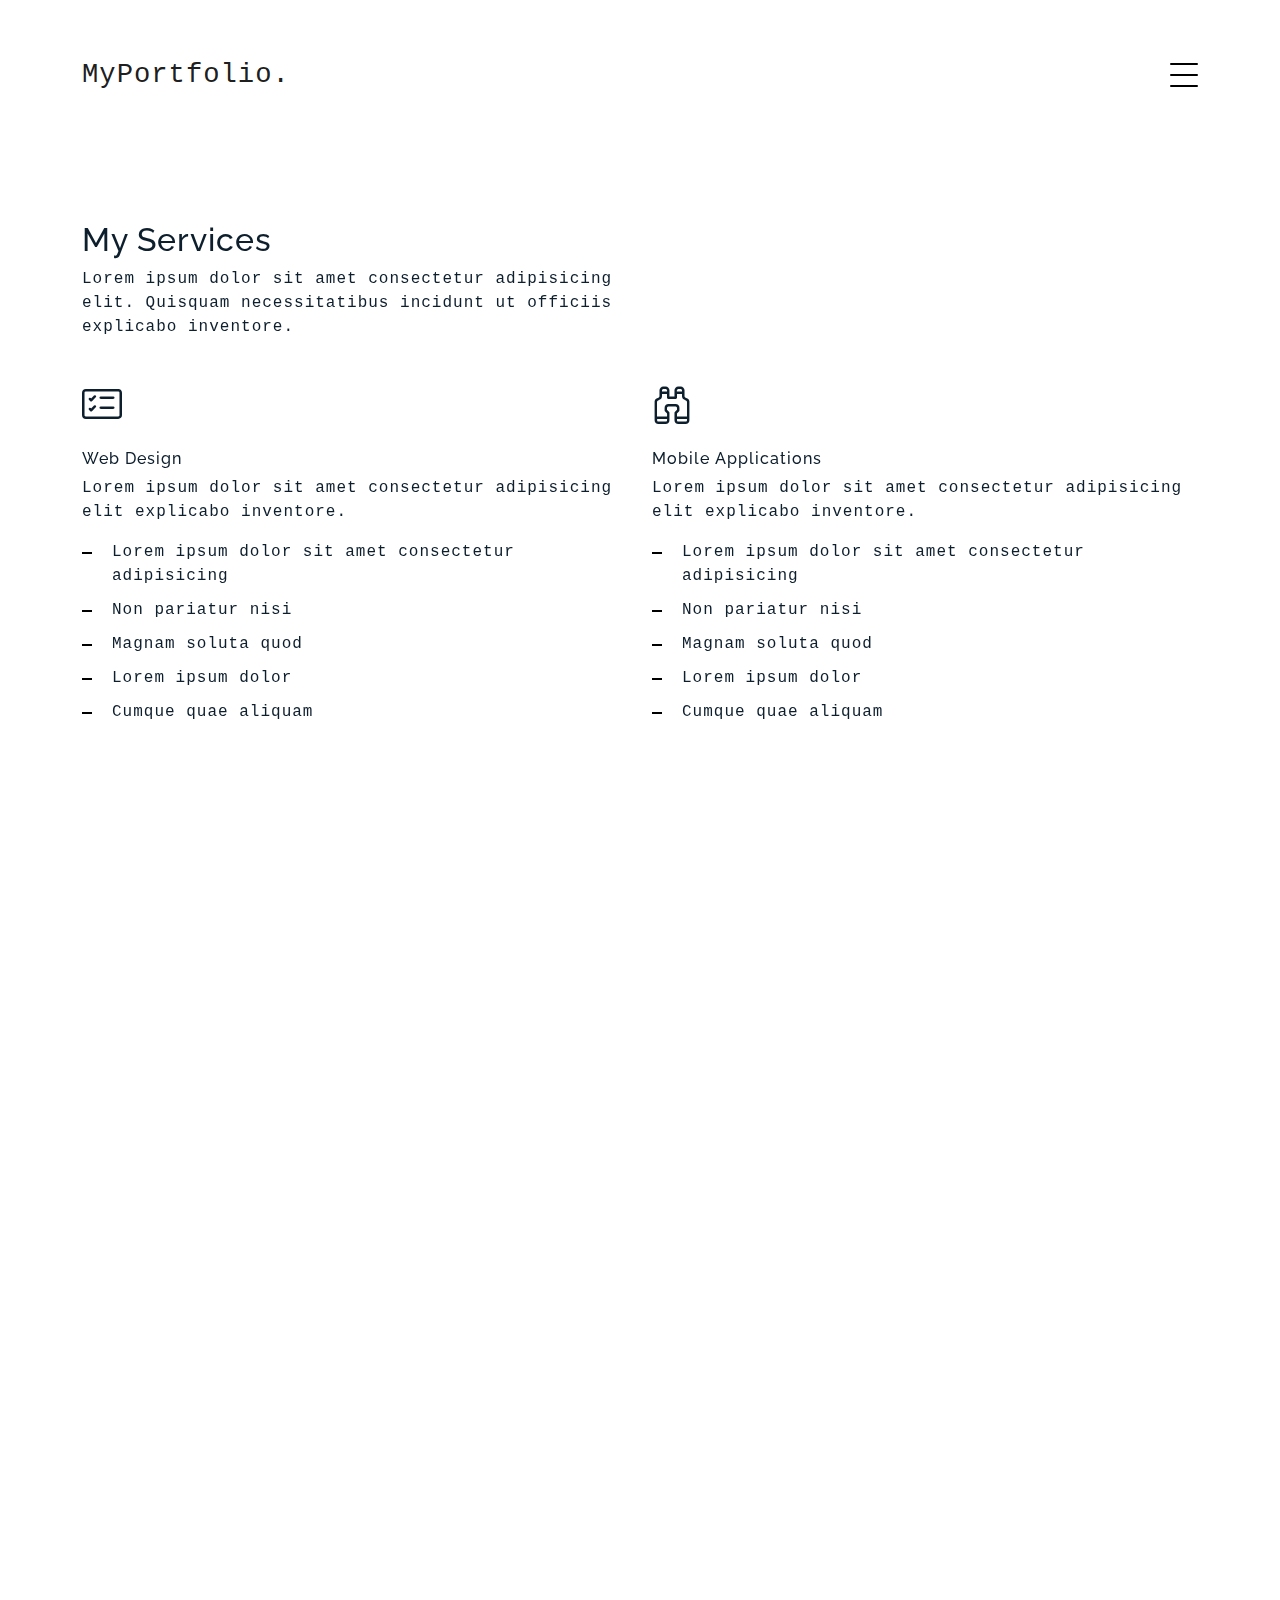
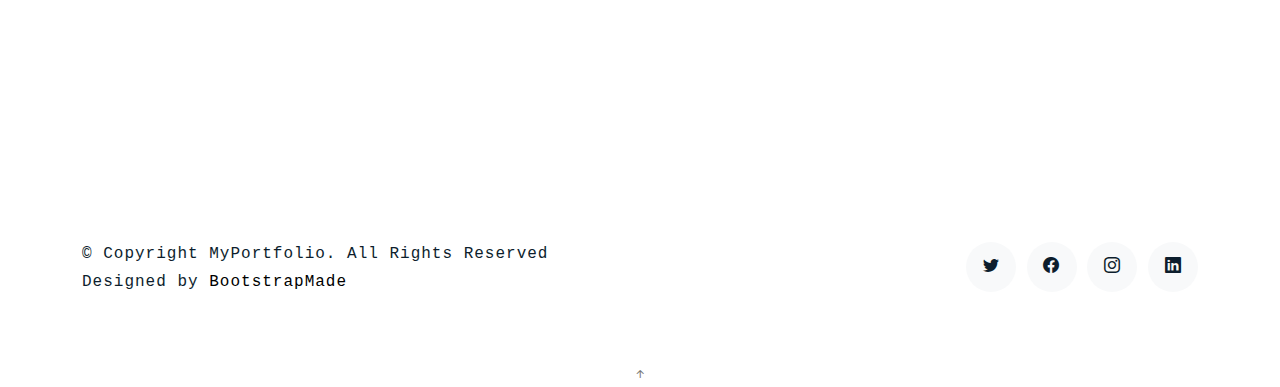
<file: services.html>
<!DOCTYPE html>
<html lang="en">

<head>
  <meta charset="utf-8">
  <meta content="width=device-width, initial-scale=1.0" name="viewport">

  <title>MyPortfolio Bootstrap Template - Services</title>
  <meta content="" name="description">
  <meta content="" name="keywords">

  <!-- Favicons -->
  <link href="assets/img/portfolio_logo.png" rel="icon">
  <link href="assets/img/portfolio_logo.png" rel="apple-touch-icon">

  <!-- Google Fonts -->
  <link href="https://fonts.googleapis.com/css?family=https://fonts.googleapis.com/css?family=Inconsolata:400,500,600,700|Raleway:400,400i,500,500i,600,600i,700,700i" rel="stylesheet">
  <link href="https://fonts.cdnfonts.com/css/rasputin" rel="stylesheet">
  
  <!-- Vendor CSS Files -->
  <link href="assets/vendor/aos/aos.css" rel="stylesheet">
  <link href="assets/vendor/bootstrap/css/bootstrap.min.css" rel="stylesheet">
  <link href="assets/vendor/bootstrap-icons/bootstrap-icons.css" rel="stylesheet">
  <link href="assets/vendor/swiper/swiper-bundle.min.css" rel="stylesheet">

  <!-- Template Main CSS File -->
  <link href="assets/css/style.css" rel="stylesheet">

  <!-- =======================================================
  * Template Name: MyPortfolio - v4.7.0
  * Template URL: https://bootstrapmade.com/myportfolio-bootstrap-portfolio-website-template/
  * Author: BootstrapMade.com
  * License: https://bootstrapmade.com/license/
  ======================================================== -->
</head>

<body>

  <!-- ======= Navbar ======= -->
  <div class="collapse navbar-collapse custom-navmenu" id="main-navbar">
    <div class="container py-2 py-md-5">
      <div class="row align-items-start">
        <div class="col-md-2">
          <ul class="custom-menu">
            <li><a href="index.html">Home</a></li>
            <li><a href="about.html">About Me</a></li>
            <li class="active"><a href="services.html">Services</a></li>
            <li><a href="works.html">Works</a></li>
            <li><a href="contact.html">Contact</a></li>
          </ul>
        </div>
        <div class="col-md-6 d-none d-md-block  mr-auto">
          <div class="tweet d-flex">
            <span class="bi bi-twitter text-white mt-2 mr-3"></span>
            <div>
              <p><em>Lorem ipsum dolor sit amet consectetur adipisicing elit. Quisquam necessitatibus incidunt ut officiis explicabo inventore. <br> <a href="#">t.co/v82jsk</a></em></p>
            </div>
          </div>
        </div>
        <div class="col-md-4 d-none d-md-block">
          <h3>Hire Me</h3>
          <p>Lorem ipsum dolor sit amet consectetur adipisicing elit. Quisquam necessitatibus incidunt ut officiisexplicabo inventore. <br> <a href="#">myemail@gmail.com</a></p>
        </div>
      </div>

    </div>
  </div>

  <nav class="navbar navbar-light custom-navbar">
    <div class="container">
      <a class="navbar-brand" href="index.html">MyPortfolio.</a>
      <a href="#" class="burger" data-bs-toggle="collapse" data-bs-target="#main-navbar">
        <span></span>
      </a>
    </div>
  </nav>

  <main id="main">

    <section class="section">
      <div class="container">
        <div class="row mb-4 align-items-center">
          <div class="col-md-6" data-aos="fade-up">

            <h2>My Services</h2>
            <p>Lorem ipsum dolor sit amet consectetur adipisicing elit. Quisquam necessitatibus incidunt ut officiis
              explicabo inventore.</p>

          </div>

        </div>
      </div>

      <div class="site-section pb-0 services">
        <div class="container">

          <div class="row">

            <div class="col-12 col-sm-6 col-md-6 col-lg-6 mb-5" data-aos="fade-up" data-aos-delay="">
              <i class="bi bi-card-checklist"></i>
              <h4 class="h4 mb-2">Web Design</h4>
              <p>Lorem ipsum dolor sit amet consectetur adipisicing elit explicabo inventore.</p>
              <ul class="list-unstyled list-line">
                <li>Lorem ipsum dolor sit amet consectetur adipisicing</li>
                <li>Non pariatur nisi</li>
                <li>Magnam soluta quod</li>
                <li>Lorem ipsum dolor</li>
                <li>Cumque quae aliquam</li>
              </ul>
            </div>
            <div class="col-12 col-sm-6 col-md-6 col-lg-6 mb-5" data-aos="fade-up" data-aos-delay="100">
              <i class="bi bi-binoculars"></i>
              <h4 class="h4 mb-2">Mobile Applications</h4>
              <p>Lorem ipsum dolor sit amet consectetur adipisicing elit explicabo inventore.</p>
              <ul class="list-unstyled list-line">
                <li>Lorem ipsum dolor sit amet consectetur adipisicing</li>
                <li>Non pariatur nisi</li>
                <li>Magnam soluta quod</li>
                <li>Lorem ipsum dolor</li>
                <li>Cumque quae aliquam</li>
              </ul>
            </div>
            <div class="col-12 col-sm-6 col-md-6 col-lg-6 mb-5" data-aos="fade-up" data-aos-delay="">
              <i class="bi bi-brightness-high"></i>
              <h4 class="h4 mb-2">Graphic Design</h4>
              <p>Lorem ipsum dolor sit amet consectetur adipisicing elit explicabo inventore.</p>
              <ul class="list-unstyled list-line">
                <li>Lorem ipsum dolor sit amet consectetur adipisicing</li>
                <li>Non pariatur nisi</li>
                <li>Magnam soluta quod</li>
                <li>Lorem ipsum dolor</li>
                <li>Cumque quae aliquam</li>
              </ul>
            </div>
            <div class="col-12 col-sm-6 col-md-6 col-lg-6 mb-5" data-aos="fade-up" data-aos-delay="100">
              <i class="bi bi-calendar4-week"></i>
              <h4 class="h4 mb-2">SEO</h4>
              <p>Lorem ipsum dolor sit amet consectetur adipisicing elit explicabo inventore.</p>
              <ul class="list-unstyled list-line">
                <li>Lorem ipsum dolor sit amet consectetur adipisicing</li>
                <li>Non pariatur nisi</li>
                <li>Magnam soluta quod</li>
                <li>Lorem ipsum dolor</li>
                <li>Cumque quae aliquam</li>
              </ul>
            </div>
          </div>
        </div>
      </div>
    </section>

    <!-- ======= Testimonials Section ======= -->
    <section class="section pt-0">
      <div class="container">

        <div class="testimonials-slider swiper" data-aos="fade-up" data-aos-delay="100">
          <div class="swiper-wrapper">

            <div class="swiper-slide">
              <div class="testimonial-wrap">
                <div class="testimonial">
                  <img src="assets/img/person_1.jpg" alt="Image" class="img-fluid">
                  <blockquote>
                    <p>Lorem ipsum dolor sit amet consectetur adipisicing elit. Quisquam necessitatibus incidunt ut officiis
                      explicabo inventore.</p>
                  </blockquote>
                  <p>&mdash; Jean Hicks</p>
                </div>
              </div>
            </div><!-- End testimonial item -->

            <div class="swiper-slide">
              <div class="testimonial-wrap">
                <div class="testimonial">
                  <img src="assets/img/person_2.jpg" alt="Image" class="img-fluid">
                  <blockquote>
                    <p>Lorem ipsum dolor sit amet consectetur adipisicing elit. Quisquam necessitatibus incidunt ut officiis
                      explicabo inventore.</p>
                  </blockquote>
                  <p>&mdash; Chris Stanworth</p>
                </div>
              </div>
            </div><!-- End testimonial item -->

          </div>
          <div class="swiper-pagination"></div>
        </div>

      </div>
    </section><!-- End Testimonials Section -->

  </main><!-- End #main -->

  <!-- ======= Footer ======= -->
  <footer class="footer" role="contentinfo">
    <div class="container">
      <div class="row">
        <div class="col-sm-6">
          <p class="mb-1">&copy; Copyright MyPortfolio. All Rights Reserved</p>
          <div class="credits">
            <!--
            All the links in the footer should remain intact.
            You can delete the links only if you purchased the pro version.
            Licensing information: https://bootstrapmade.com/license/
            Purchase the pro version with working PHP/AJAX contact form: https://bootstrapmade.com/buy/?theme=MyPortfolio
          -->
            Designed by <a href="https://bootstrapmade.com/">BootstrapMade</a>
          </div>
        </div>
        <div class="col-sm-6 social text-md-end">
          <a href="#"><span class="bi bi-twitter"></span></a>
          <a href="#"><span class="bi bi-facebook"></span></a>
          <a href="#"><span class="bi bi-instagram"></span></a>
          <a href="#"><span class="bi bi-linkedin"></span></a>
        </div>
      </div>
    </div>
  </footer>

  <a href="#" class="back-to-top d-flex align-items-center justify-content-center"><i class="bi bi-arrow-up-short"></i></a>

  <!-- Vendor JS Files -->
  <script src="assets/vendor/aos/aos.js"></script>
  <script src="assets/vendor/bootstrap/js/bootstrap.bundle.min.js"></script>
  <script src="assets/vendor/isotope-layout/isotope.pkgd.min.js"></script>
  <script src="assets/vendor/swiper/swiper-bundle.min.js"></script>
  <script src="assets/vendor/php-email-form/validate.js"></script>

  <!-- Template Main JS File -->
  <script src="assets/js/main.js"></script>

</body>

</html>
</file>
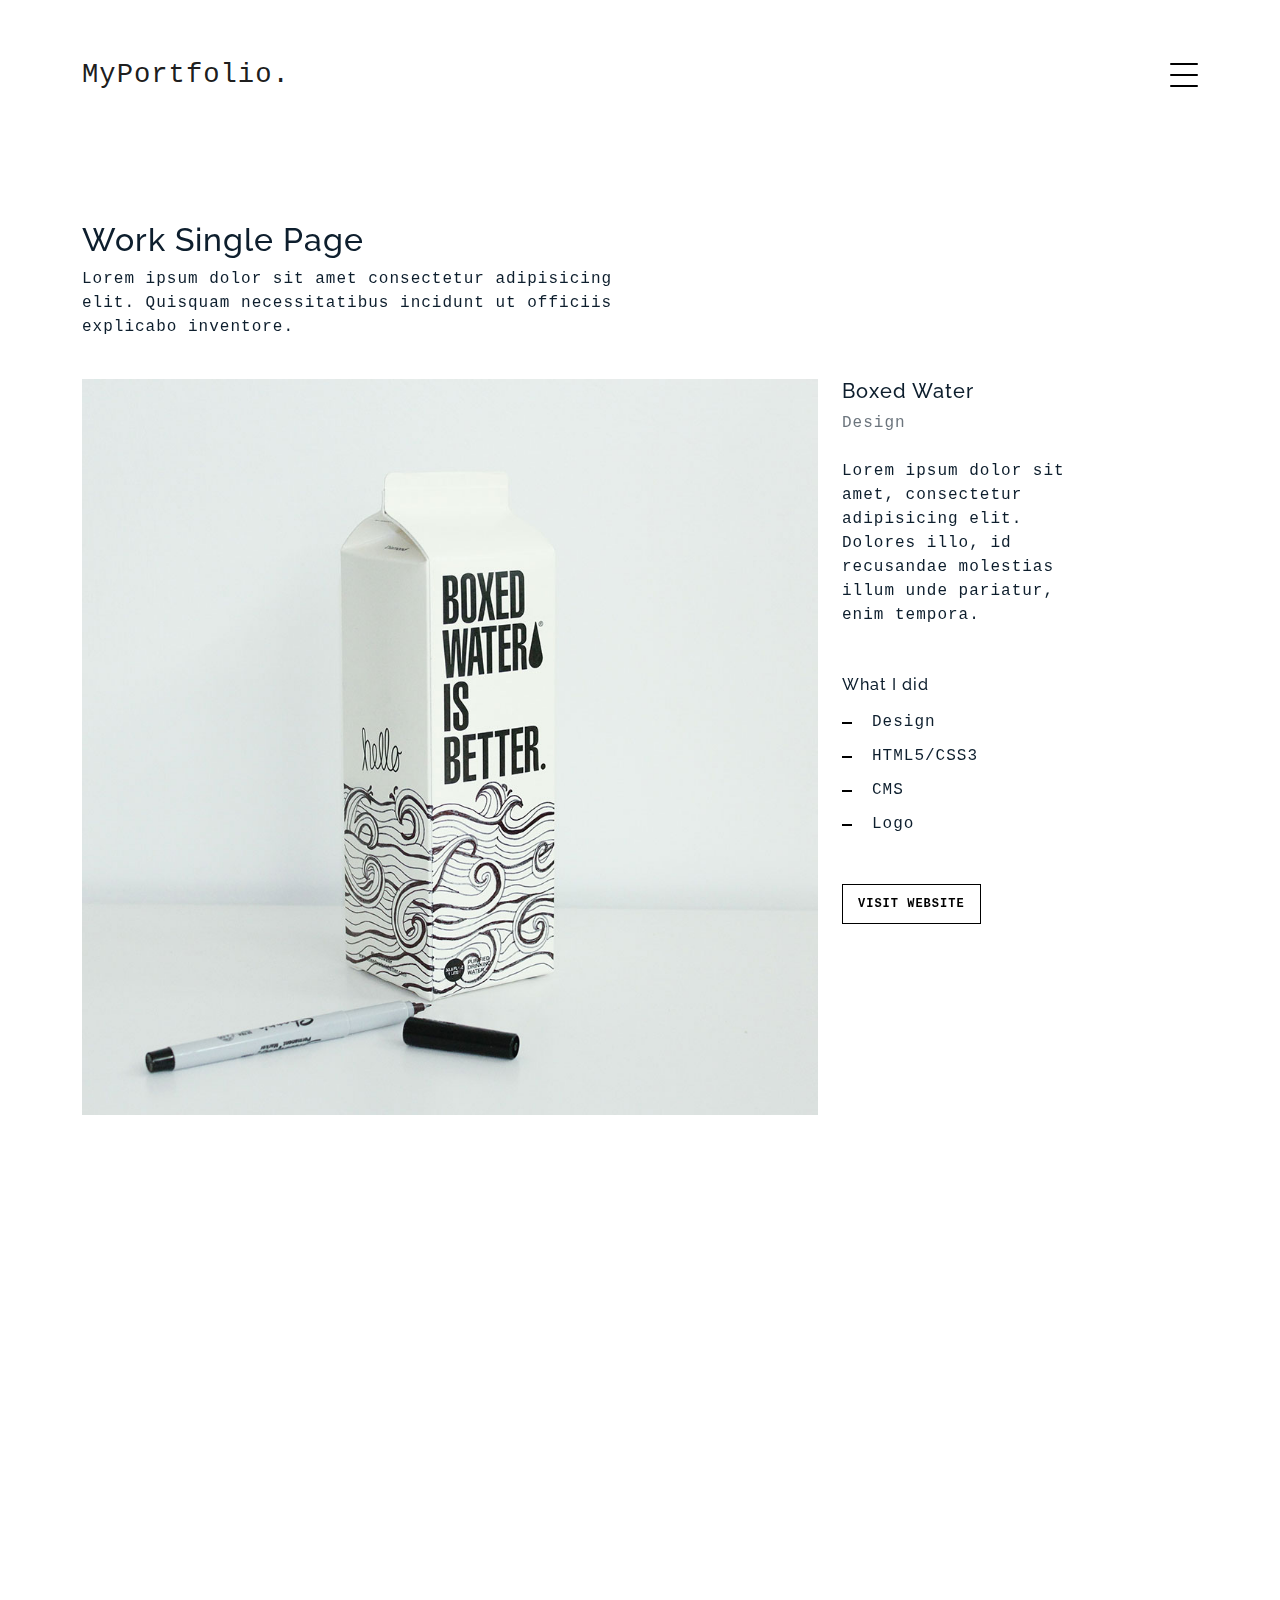
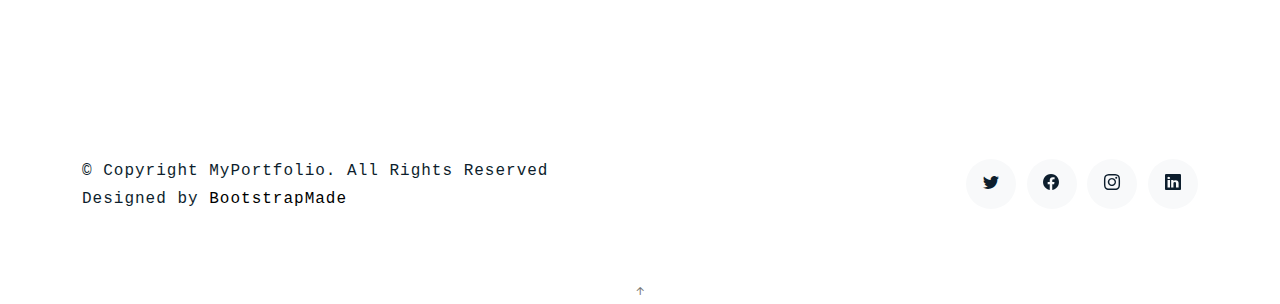
<file: work-single.html>
<!DOCTYPE html>
<html lang="en">

<head>
  <meta charset="utf-8">
  <meta content="width=device-width, initial-scale=1.0" name="viewport">

  <title>MyPortfolio Bootstrap Template - Work Single</title>
  <meta content="" name="description">
  <meta content="" name="keywords">

  <!-- Favicons -->
  <link href="assets/img/portfolio_logo.png" rel="icon">
  <link href="assets/img/portfolio_logo.png" rel="apple-touch-icon">

  <!-- Google Fonts -->
  <link href="https://fonts.googleapis.com/css?family=https://fonts.googleapis.com/css?family=Inconsolata:400,500,600,700|Raleway:400,400i,500,500i,600,600i,700,700i" rel="stylesheet">
  <link href="https://fonts.cdnfonts.com/css/rasputin" rel="stylesheet">
  
  <!-- Vendor CSS Files -->
  <link href="assets/vendor/aos/aos.css" rel="stylesheet">
  <link href="assets/vendor/bootstrap/css/bootstrap.min.css" rel="stylesheet">
  <link href="assets/vendor/bootstrap-icons/bootstrap-icons.css" rel="stylesheet">
  <link href="assets/vendor/swiper/swiper-bundle.min.css" rel="stylesheet">

  <!-- Template Main CSS File -->
  <link href="assets/css/style.css" rel="stylesheet">

  <!-- =======================================================
  * Template Name: MyPortfolio - v4.7.0
  * Template URL: https://bootstrapmade.com/myportfolio-bootstrap-portfolio-website-template/
  * Author: BootstrapMade.com
  * License: https://bootstrapmade.com/license/
  ======================================================== -->
</head>

<body>

  <!-- ======= Navbar ======= -->
  <div class="collapse navbar-collapse custom-navmenu" id="main-navbar">
    <div class="container py-2 py-md-5">
      <div class="row align-items-start">
        <div class="col-md-2">
          <ul class="custom-menu">
            <li><a href="index.html">Home</a></li>
            <li><a href="about.html">About Me</a></li>
            <li><a href="services.html">Services</a></li>
            <li class="active"><a href="works.html">Works</a></li>
            <li><a href="contact.html">Contact</a></li>
          </ul>
        </div>
        <div class="col-md-6 d-none d-md-block  mr-auto">
          <div class="tweet d-flex">
            <span class="bi bi-twitter text-white mt-2 mr-3"></span>
            <div>
              <p><em>Lorem ipsum dolor sit amet consectetur adipisicing elit. Quisquam necessitatibus incidunt ut officiis explicabo inventore. <br> <a href="#">t.co/v82jsk</a></em></p>
            </div>
          </div>
        </div>
        <div class="col-md-4 d-none d-md-block">
          <h3>Hire Me</h3>
          <p>Lorem ipsum dolor sit amet consectetur adipisicing elit. Quisquam necessitatibus incidunt ut officiisexplicabo inventore. <br> <a href="#">myemail@gmail.com</a></p>
        </div>
      </div>

    </div>
  </div>

  <nav class="navbar navbar-light custom-navbar">
    <div class="container">
      <a class="navbar-brand" href="index.html">MyPortfolio.</a>
      <a href="#" class="burger" data-bs-toggle="collapse" data-bs-target="#main-navbar">
        <span></span>
      </a>
    </div>
  </nav>

  <main id="main">

    <section class="section">
      <div class="container">
        <div class="row mb-4 align-items-center">
          <div class="col-md-6" data-aos="fade-up">
            <h2>Work Single Page</h2>
            <p>Lorem ipsum dolor sit amet consectetur adipisicing elit. Quisquam necessitatibus incidunt ut officiis explicabo inventore.</p>
          </div>
        </div>
      </div>

      <div class="site-section pb-0">
        <div class="container">
          <div class="row align-items-stretch">
            <div class="col-md-8" data-aos="fade-up">
              <img src="assets/img/img_1_big.jpg" alt="Image" class="img-fluid">
            </div>
            <div class="col-md-3 ml-auto" data-aos="fade-up" data-aos-delay="100">
              <div class="sticky-content">
                <h3 class="h3">Boxed Water</h3>
                <p class="mb-4"><span class="text-muted">Design</span></p>

                <div class="mb-5">
                  <p>Lorem ipsum dolor sit amet, consectetur adipisicing elit. Dolores illo, id recusandae molestias
                    illum unde pariatur, enim tempora.</p>

                </div>

                <h4 class="h4 mb-3">What I did</h4>
                <ul class="list-unstyled list-line mb-5">
                  <li>Design</li>
                  <li>HTML5/CSS3</li>
                  <li>CMS</li>
                  <li>Logo</li>
                </ul>

                <p><a href="#" class="readmore">Visit Website</a></p>
              </div>
            </div>
          </div>
        </div>
    </section>

    <!-- ======= Testimonials Section ======= -->
    <section class="section pt-0">
      <div class="container">

        <div class="testimonials-slider swiper" data-aos="fade-up" data-aos-delay="100">
          <div class="swiper-wrapper">

            <div class="swiper-slide">
              <div class="testimonial-wrap">
                <div class="testimonial">
                  <img src="assets/img/person_1.jpg" alt="Image" class="img-fluid">
                  <blockquote>
                    <p>Lorem ipsum dolor sit amet consectetur adipisicing elit. Quisquam necessitatibus incidunt ut officiis
                      explicabo inventore.</p>
                  </blockquote>
                  <p>&mdash; Jean Hicks</p>
                </div>
              </div>
            </div><!-- End testimonial item -->

            <div class="swiper-slide">
              <div class="testimonial-wrap">
                <div class="testimonial">
                  <img src="assets/img/person_2.jpg" alt="Image" class="img-fluid">
                  <blockquote>
                    <p>Lorem ipsum dolor sit amet consectetur adipisicing elit. Quisquam necessitatibus incidunt ut officiis
                      explicabo inventore.</p>
                  </blockquote>
                  <p>&mdash; Chris Stanworth</p>
                </div>
              </div>
            </div><!-- End testimonial item -->

          </div>
          <div class="swiper-pagination"></div>
        </div>

      </div>
    </section><!-- End Testimonials Section -->

  </main><!-- End #main -->

  <!-- ======= Footer ======= -->
  <footer class="footer" role="contentinfo">
    <div class="container">
      <div class="row">
        <div class="col-sm-6">
          <p class="mb-1">&copy; Copyright MyPortfolio. All Rights Reserved</p>
          <div class="credits">
            <!--
            All the links in the footer should remain intact.
            You can delete the links only if you purchased the pro version.
            Licensing information: https://bootstrapmade.com/license/
            Purchase the pro version with working PHP/AJAX contact form: https://bootstrapmade.com/buy/?theme=MyPortfolio
          -->
            Designed by <a href="https://bootstrapmade.com/">BootstrapMade</a>
          </div>
        </div>
        <div class="col-sm-6 social text-md-end">
          <a href="#"><span class="bi bi-twitter"></span></a>
          <a href="#"><span class="bi bi-facebook"></span></a>
          <a href="#"><span class="bi bi-instagram"></span></a>
          <a href="#"><span class="bi bi-linkedin"></span></a>
        </div>
      </div>
    </div>
  </footer>

  <a href="#" class="back-to-top d-flex align-items-center justify-content-center"><i class="bi bi-arrow-up-short"></i></a>

  <!-- Vendor JS Files -->
  <script src="assets/vendor/aos/aos.js"></script>
  <script src="assets/vendor/bootstrap/js/bootstrap.bundle.min.js"></script>
  <script src="assets/vendor/isotope-layout/isotope.pkgd.min.js"></script>
  <script src="assets/vendor/swiper/swiper-bundle.min.js"></script>
  <script src="assets/vendor/php-email-form/validate.js"></script>

  <!-- Template Main JS File -->
  <script src="assets/js/main.js"></script>

</body>

</html>
</file>
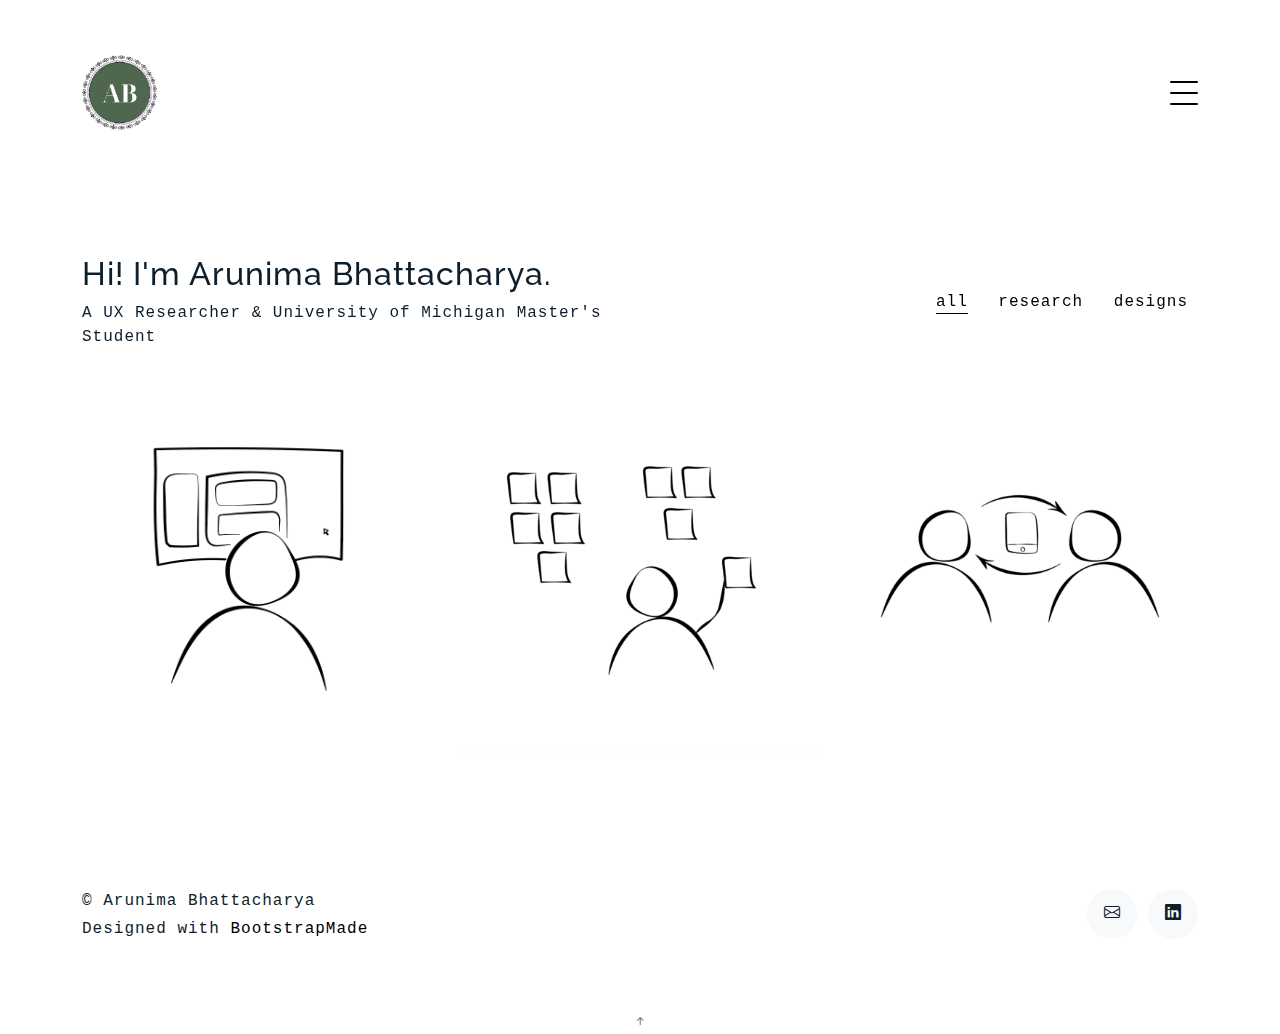
<file: works.html>
<!DOCTYPE html>
<html lang="en">

<head>
  <meta charset="utf-8">
  <meta content="width=device-width, initial-scale=1.0" name="viewport">

  <title>Works</title>
  <meta content="" name="description">
  <meta content="" name="keywords">

  <!-- Favicons -->
  <link href="assets/img/portfolio_logo.png" rel="icon">
  <link href="assets/img/portfolio_logo.png" rel="apple-touch-icon">

  <!-- Google Fonts -->
  <link href="https://fonts.googleapis.com/css?family=https://fonts.googleapis.com/css?family=Inconsolata:400,500,600,700|Raleway:400,400i,500,500i,600,600i,700,700i" rel="stylesheet">
  <link href="https://fonts.cdnfonts.com/css/rasputin" rel="stylesheet">
  
  <!-- Vendor CSS Files -->
  <link href="assets/vendor/aos/aos.css" rel="stylesheet">
  <link href="assets/vendor/bootstrap/css/bootstrap.min.css" rel="stylesheet">
  <link href="assets/vendor/bootstrap-icons/bootstrap-icons.css" rel="stylesheet">
  <link href="assets/vendor/swiper/swiper-bundle.min.css" rel="stylesheet">

  <!-- Template Main CSS File -->
  <link href="assets/css/style.css" rel="stylesheet">

  <!-- =======================================================
  * Template Name: MyPortfolio - v4.7.0
  * Template URL: https://bootstrapmade.com/myportfolio-bootstrap-portfolio-website-template/
  * Author: BootstrapMade.com
  * License: https://bootstrapmade.com/license/
  ======================================================== -->
</head>

<body>

  <!-- ======= Navbar ======= -->
  <div class="collapse navbar-collapse custom-navmenu" id="main-navbar">
    <div class="container py-2 py-md-5">
      <div class="row align-items-start">
        <div class="col-md-2">
          <ul class="custom-menu">
            <li><a href="index.html">Home</a></li>
            <li><a href="about.html">About Me</a></li>
            <li  class="active"><a href="works.html">Works</a></li>
            <li><a href="contact.html">Contact</a></li>
          </ul>
        </div>
        <div class="col-md-6 d-none d-md-block  mr-auto">
        </div>
        <div class="col-md-4 d-none d-md-block">
          <h3>Hire Me</h3>
          <p>I'm acitvely looking for opportunities to explore my passion and apply my skills as a UX researcher! Please reach out to me at <br> <a href="mailto:arunimab@umich.edu">arunimab@umich.edu</a></p>
        </div>
      </div>

    </div>
  </div>

  <nav class="navbar navbar-light custom-navbar">
    <div class="container">
      <a class="navbar-brand" href="index.html"><img src="assets/img/portfolio_logo.png" alt="Portfolio logo with initials AB" width="75"></a>
      <a href="#" class="burger" data-bs-toggle="collapse" data-bs-target="#main-navbar">
        <span></span>
      </a>
    </div>
  </nav>

  <main id="main">

    <!-- ======= Works Section ======= -->
    <section class="section site-portfolio">
      <div class="container">
        <div class="row mb-5 align-items-center">
          <div class="col-md-12 col-lg-6 mb-4 mb-lg-0" data-aos="fade-up">
            <h2>Hi! I'm Arunima Bhattacharya.</h2>
            <p class="mb-0"> A UX Researcher &amp; University of Michigan Master's Student</p>
          </div>
          <div class="col-md-12 col-lg-6 text-start text-lg-end" data-aos="fade-up" data-aos-delay="100">
            <div id="filters" class="filters">
              <a href="#" data-filter="*" class="active">all</a>
              <a href="#" data-filter=".research">research</a>
              <a href="#" data-filter=".designs">designs</a>
            </div>
          </div>
        </div>
        <div id="portfolio-grid" class="row no-gutter" data-aos="fade-up" data-aos-delay="200">
          <div class="item research col-sm-6 col-md-4 col-lg-4 mb-4">
            <a href="healthcare-portal.html" class="item-wrap fancybox">
              <div class="work-info">
                <h3>Healthcare Portal Usability</h3>
                <span>Research</span>
              </div>
              <img class="img-fluid" src="assets/img/pf_img5.png">
            </a>
          </div>
          <div class="item research col-sm-6 col-md-4 col-lg-4 mb-4">
            <a href="contextual-inquiry.html" class="item-wrap fancybox">
              <div class="work-info">
                <h3>Recruitment Process Analysis</h3>
                <span>Research</span>
              </div>
              <img class="img-fluid" src="assets/img/pf_img2.png">
            </a>
          </div>
          <div class="item designs col-sm-6 col-md-4 col-lg-4 mb-4">
            <a href="mmmatch.html" class="item-wrap fancybox">
              <div class="work-info">
                <h3>MMMatch</h3>
                <span>Designs</span>
              </div>
              <img class="img-fluid" src="assets/img/pf_img1.png">
            </a>
          </div>
        </div>
      </div>
    </section><!-- End  Works Section -->

  </main><!-- End #main -->

  <!-- ======= Footer ======= -->
  <footer class="footer" role="contentinfo">
    <div class="container">
      <div class="row">
        <div class="col-sm-6">
          <p class="mb-1">&copy; Arunima Bhattacharya</p>
          <div class="credits">
            <!--
            All the links in the footer should remain intact.
            You can delete the links only if you purchased the pro version.
            Licensing information: https://bootstrapmade.com/license/
            Purchase the pro version with working PHP/AJAX contact form: https://bootstrapmade.com/buy/?theme=MyPortfolio
          -->
            Designed with <a href="https://bootstrapmade.com/">BootstrapMade</a>
          </div>
        </div>
        <div class="col-sm-6 social text-md-end">
          <a href="mailto: arunimab@umich.edu"><span class="bi bi-envelope"></span></a>
          <a href="https://www.linkedin.com/in/arunima-bhattacharya21/"><span class="bi bi-linkedin"></span></a>
        </div>
      </div>
    </div>
  </footer>

  <a href="#" class="back-to-top d-flex align-items-center justify-content-center"><i class="bi bi-arrow-up-short"></i></a>

  <!-- Vendor JS Files -->
  <script src="assets/vendor/aos/aos.js"></script>
  <script src="assets/vendor/bootstrap/js/bootstrap.bundle.min.js"></script>
  <script src="assets/vendor/isotope-layout/isotope.pkgd.min.js"></script>
  <script src="assets/vendor/swiper/swiper-bundle.min.js"></script>
  <script src="assets/vendor/php-email-form/validate.js"></script>

  <!-- Template Main JS File -->
  <script src="assets/js/main.js"></script>

</body>

</html>
</file>
<file: assets/css/style.css>
/**
* Template Name: MyPortfolio - v4.7.0
* Template URL: https://bootstrapmade.com/myportfolio-bootstrap-portfolio-website-template/
* Author: BootstrapMade.com
* License: https://bootstrapmade.com/license/
*/

/*--------------------------------------------------------------
# General
--------------------------------------------------------------*/
body {
  font-family: "Rasputin", monospace;
  letter-spacing: 1px;
  color: #0d1e2d;
}

a {
  color: #777;
  text-decoration: none;
}

a:hover {
  color: #000;
}

h1, h2, h3, h4, h5, h6, .font-heading {
  font-family: "Raleway", sans-serif;
}

.section {
  padding: 7rem 0;
}

.filters a {
  text-decoration: none;
  color: #000;
  display: inline-block;
  padding-left: 10px;
  padding-right: 10px;
  position: relative;
}
.filters a:hover, .filters a:focus, .filters a:active {
  text-decoration: none;
}
.filters a:hover:before {
  content: "";
  position: absolute;
  left: 10px;
  right: 10px;
  bottom: 0;
  height: 1px;
  background-color: #000;
}
.filters a.active {
  color: #000;
}
.filters a.active:before {
  content: "";
  position: absolute;
  left: 10px;
  right: 10px;
  bottom: 0;
  height: 1px;
  background-color: #000;
}

.item {
  border: none;
  margin-bottom: 30px;
}
.item .item-wrap {
  display: block;
  position: relative;
  overflow: hidden;
}
.item .item-wrap:after {
  z-index: 2;
  position: absolute;
  content: "";
  top: 0;
  left: 0;
  right: 0;
  bottom: 0;
  background: rgba(0, 0, 0, 0.4);
  visibility: hidden;
  opacity: 0;
  transition: 0.3s all ease-in-out;
}
.item .item-wrap img {
  transition: 0.3s transform ease;
  transform: scale(1);
}
.item .item-wrap > .work-info {
  position: absolute;
  top: 50%;
  width: 100%;
  text-align: center;
  z-index: 3;
  transform: translateY(-50%);
  color: #fff;
  opacity: 0;
  visibility: hidden;
  margin-top: 20px;
  transition: 0.3s all ease;
}
.item .item-wrap > .work-info h3 {
  font-size: 20px;
  margin-bottom: 0;
}
.item .item-wrap > .work-info span {
  font-size: 14px;
  text-transform: uppercase;
  letter-spacing: 0.2rem;
}
.item .item-wrap:hover {
  text-decoration: none;
}
.item .item-wrap:hover img {
  transform: scale(1.05);
}
.item .item-wrap:hover:after {
  opacity: 1;
  visibility: visible;
}
.item .item-wrap:hover .work-info {
  margin-top: 0px;
  opacity: 1;
  visibility: visible;
}

.testimonial-wrap {
  padding: 50px 50px 80px 50px;
  background: #eceff2;
}
.testimonial-wrap .testimonial {
  text-align: center;
  max-width: 500px;
  margin: 0 auto;
}
.testimonial-wrap .testimonial img {
  border-radius: 50%;
  width: 120px;
  margin: 0 auto 30px auto;
}
.testimonial-wrap .testimonial blockquote p {
  font-size: 20px;
}

.h3 {
  font-size: 20px;
}

.h4 {
  font-size: 16px;
}

.heading {
  font-size: 28px;
}

.readmore {
  display: inline-block;
  border: 1px solid #000;
  padding: 10px 15px;
  font-size: 12px;
  text-transform: uppercase;
  color: #000;
  transition: 0.2s all ease;
  font-weight: 700;
}
.readmore:active, .readmore:focus, .readmore:hover {
  outline: none;
}
.readmore:hover {
  color: #fff;
  text-decoration: none;
  background: #000;
}

.testimonials-slider .swiper-pagination {
  margin-top: -60px;
  position: relative;
}
.testimonials-slider .swiper-pagination .swiper-pagination-bullet {
  width: 12px;
  height: 12px;
  background-color: rgba(13, 30, 45, 0.3);
  opacity: 1;
}
.testimonials-slider .swiper-pagination .swiper-pagination-bullet-active {
  background-color: rgba(13, 30, 45, 0.6);
}

.sticky-content {
  position: sticky;
  position: -webkit-sticky;
  top: 0;
  /* required */
}

.list-line li {
  margin-bottom: 10px;
  position: relative;
  padding-left: 30px;
}
.list-line li:before {
  content: "";
  position: absolute;
  left: 0;
  top: 0.7rem;
  width: 10px;
  height: 2px;
  background: #000;
}

.form-control {
  border-radius: 0;
  background: #f8f9fa;
  border: 1px solid transparent;
  padding-top: 10px !important;
  padding-bottom: 10px !important;
}
.form-control:active, .form-control:focus {
  background: #eff1f4;
  outline: none;
  box-shadow: none;
  border: 1px solid transparent;
}

.custom-progress {
  height: 7px;
  border-radius: 0;
}
.custom-progress .progress-bar {
  background: #000;
}

/* Services */
.services i {
  font-size: 40px;
}
.services h4 {
  padding-top: 10px;
}

/* Contact Form */
.php-email-form .error-message {
  display: none;
  color: #fff;
  background: #ed3c0d;
  text-align: left;
  padding: 15px;
  font-weight: 600;
}
.php-email-form .error-message br + br {
  margin-top: 25px;
}
.php-email-form .sent-message {
  display: none;
  color: #fff;
  background: #18d26e;
  text-align: center;
  padding: 15px;
  font-weight: 600;
}
.php-email-form .loading {
  display: none;
  background: #fff;
  text-align: center;
  padding: 15px;
}
.php-email-form .loading:before {
  content: "";
  display: inline-block;
  border-radius: 50%;
  width: 24px;
  height: 24px;
  margin: 0 10px -6px 0;
  border: 3px solid #18d26e;
  border-top-color: #eee;
  -webkit-animation: animate-loading 1s linear infinite;
  animation: animate-loading 1s linear infinite;
}

@-webkit-keyframes animate-loading {
  0% {
    transform: rotate(0deg);
  }
  100% {
    transform: rotate(360deg);
  }
}

@keyframes animate-loading {
  0% {
    transform: rotate(0deg);
  }
  100% {
    transform: rotate(360deg);
  }
}
/*--------------------------------------------------------------
# Header
--------------------------------------------------------------*/
/* Custom Navmenu */
.custom-navmenu {
  background: #0d1e2d;
}
.custom-navmenu .custom-menu, .custom-navmenu .custom-menu li {
  padding: 0;
  margin: 0;
  list-style: none;
}
.custom-navmenu .custom-menu li {
  margin-bottom: 0;
  font-size: 20px;
}
.custom-navmenu .custom-menu li a {
  color: #fff;
  padding: 10px 0 !important;
}
.custom-navmenu .custom-menu li a:hover {
  text-decoration: none;
}
.custom-navmenu .custom-menu li.active a {
  text-decoration: underline;
}
.custom-navmenu h3 {
  font-size: 20px;
  color: #fff;
}
.custom-navmenu p {
  color: rgba(255, 255, 255, 0.6);
}
.custom-navmenu a {
  color: rgba(255, 255, 255, 0.7);
}
.custom-navmenu a:hover {
  color: #fff;
}

/* Custom Navbar */
.custom-navbar {
  padding-top: 50px;
  width: 100%;
}
@media (max-width: 780px) {
  .custom-navbar > .container {
    padding-right: 0;
    padding-left: 0;
  }
}
.custom-navbar .navbar-brand {
  font-size: 1.7rem;
}

/* Burger */
.burger {
  width: 28px;
  height: 32px;
  cursor: pointer;
  position: relative;
}

.burger:before, .burger span, .burger:after {
  width: 100%;
  height: 2px;
  display: block;
  background: #000;
  border-radius: 2px;
  position: absolute;
  opacity: 1;
}

.burger:before, .burger:after {
  transition: top 0.35s cubic-bezier(0.23, 1, 0.32, 1), transform 0.35s cubic-bezier(0.23, 1, 0.32, 1), opacity 0.35s cubic-bezier(0.23, 1, 0.32, 1), background-color 1.15s cubic-bezier(0.86, 0, 0.07, 1);
  -webkit-transition: top 0.35s cubic-bezier(0.23, 1, 0.32, 1), -webkit-transform 0.35s cubic-bezier(0.23, 1, 0.32, 1), opacity 0.35s cubic-bezier(0.23, 1, 0.32, 1), background-color 1.15s cubic-bezier(0.86, 0, 0.07, 1);
  content: "";
}

.burger:before {
  top: 4px;
}

.burger span {
  top: 15px;
}

.burger:after {
  top: 26px;
}

/* Hover */
.burger:hover:before {
  top: 7px;
}

.burger:hover:after {
  top: 23px;
}

/* Click */
.burger.active span {
  opacity: 0;
}

.burger.active:before, .burger.active:after {
  top: 40%;
}

.burger.active:before {
  transform: rotate(45deg);
}

.burger.active:after {
  transform: rotate(-45deg);
}

.burger:focus {
  outline: none;
}

/*--------------------------------------------------------------
# Footer
--------------------------------------------------------------*/
.footer {
  padding: 0 0 4rem 0;
}
.footer a {
  color: #000;
}

.social a {
  display: inline-block;
  width: 50px;
  height: 50px;
  border-radius: 50%;
  background: #f8f9fa;
  position: relative;
  text-align: center;
  color: #0d1e2d;
}
.social a span {
  display: inline-block;
  left: 50%;
  position: absolute;
  top: 50%;
  transform: translate(-50%, -50%);
}
.social a:hover {
  color: #000;
}
</file>
